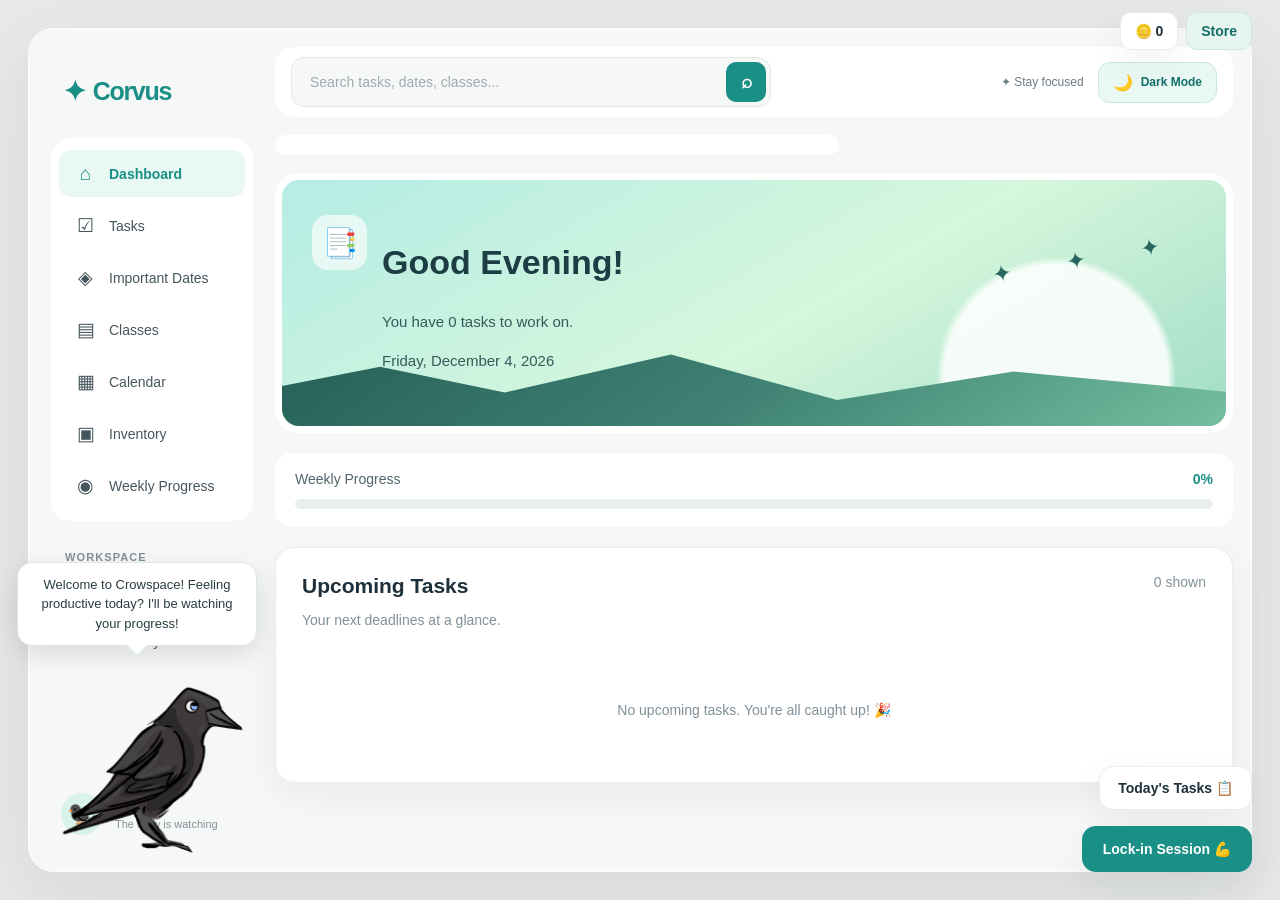
<file: Task Tracker/index.html>
<!DOCTYPE html>
<html lang="en">

<head>
  <!-- Character encoding -->
  <meta charset="UTF-8">

  <!-- Adjust website scaling for different screen sizes -->
  <meta name="viewport" content="width=device-width, initial-scale=1.0">

  <!-- Browser tab title -->
  <title>Crow's Task Tracker</title>

  <!-- Main stylesheet -->
  <link rel="stylesheet" href="style.css">
</head>

<body>

  <!-- TOKEN HUD -->

  <!-- Display the user's current coins and store button -->
  <div id="token-hud">
    <div id="token-display">
      🪙 <span id="token-count">0</span>
    </div>

    <!-- Open the Crow Store -->
    <button id="store-button" type="button">Store</button>
  </div>


  <!-- MAIN DASHBOARD -->

  <!-- Main application container -->
  <main class="app">

    <!-- SIDEBAR -->

    <!-- Sidebar containing navigation and workspace information -->
    <aside class="dashboard-sidebar" aria-label="Dashboard navigation">

      <!-- Website branding -->
      <div class="dashboard-brand">
        <span class="brand-mark">✦</span>
        <span>Corvus</span>
      </div>

      <!-- NAVIGATION LINKS -->

      <!-- Links for switching between dashboard pages -->
      <nav class="dashboard-nav">
        <a class="active" href="#dashboard-home">
          ◈ <span>Dashboard</span>
        </a>

        <a href="#tasks-panel">
          ☑ <span>My Tasks</span>
        </a>

        <a href="#weekly-report-panel">
          ◉ <span>Weekly Progress</span>
        </a>

        <a href="#calendar-panel">
          ▦ <span>Calendar</span>
        </a>

        <a href="#dates-panel">
          ◇ <span>Important Dates</span>
        </a>

        <a href="#classes-panel">
          ✿ <span>Classes</span>
        </a>
      </nav>

      <!-- WORKSPACE LINKS -->

      <!-- Workspace section heading -->
      <div class="sidebar-subtitle">WORKSPACE</div>

      <!-- Classes workspace -->
      <div class="workspace-link">
        <span class="workspace-dot pink"></span>
        Classes
      </div>

      <!-- Productivity workspace -->
      <div class="workspace-link">
        <span class="workspace-dot green"></span>
        Productivity
      </div>

      <!-- SIDEBAR PROFILE -->

      <!-- Profile section at the bottom of the sidebar -->
      <div class="sidebar-bottom">
        <span class="avatar">🐦‍⬛</span>

        <div>
          <strong>Corvus</strong>
          <small>The crow is watching</small>
        </div>
      </div>
    </aside>


    <!-- DASHBOARD CONTENT -->

    <!-- Container for the website's main sections -->
    <div class="dashboard-content">

      <!-- TOP BAR -->

      <!-- Search bar and theme controls -->
      <div class="dashboard-topbar">

        <!-- GLOBAL SEARCH -->

        <!-- Search form for tasks, dates, and classes -->
        <div class="dashboard-search">
          <form
            id="dashboard-search-form"
            class="topbar-search"
            role="search"
          >
            <!-- Search input -->
            <input
              id="dashboard-search-input"
              type="search"
              placeholder="Search tasks, dates, classes..."
              autocomplete="off"
              aria-label="Search Corvus"
              aria-controls="dashboard-search-results"
              aria-expanded="false"
            >

            <!-- Submit search button -->
            <button
              id="dashboard-search-button"
              type="submit"
              aria-label="Search"
            >
              ⌕
            </button>
          </form>

          <!-- Search suggestions inserted by JavaScript -->
          <div
            id="dashboard-search-results"
            class="dashboard-search-results"
            aria-live="polite"
            hidden
          ></div>
        </div>

        <!-- THEME CONTROLS -->

        <!-- Right side of the top bar -->
        <div class="topbar-right">

          <!-- Small motivational catchphrase -->
          <span>✦ Stay focused</span>

          <!-- Button for switching between light and dark mode -->
          <button
            id="theme-toggle"
            class="theme-toggle"
            type="button"
            aria-label="Switch to dark mode"
            aria-pressed="false"
            title="Toggle light and dark mode"
          >
            <!-- Theme icon updated by JavaScript -->
            <span id="theme-icon" aria-hidden="true">🌙</span>

            <!-- Theme label updated by JavaScript -->
            <span id="theme-label">Dark Mode</span>
          </button>
        </div>
      </div>


      <!-- GREETING CARD -->

      <!-- Main dashboard greeting and current date -->
      <section class="crow-section" id="dashboard-home">

        <!-- Greeting icon -->
        <div class="crow">📑</div>

        <!-- Greeting message -->
        <div class="crow-speech">

          <!-- Heading updated by JavaScript -->
          <h2 id="crow-name">Task Manager</h2>

          <!-- Motivational message -->
          <p id="crow-message">
            Time to get on that grind 🔥
          </p>

          <!-- Current date inserted by JavaScript -->
          <p id="date" class="dashboard-current-date"></p>
        </div>
      </section>


      <!-- WEEKLY PROGRESS BAR -->

      <!-- Small progress summary on the dashboard -->
      <section class="progress-section">

        <!-- Progress label and percentage -->
        <div class="progress-text">
          <span>Weekly Progress</span>
          <span id="progress-percent">0%</span>
        </div>

        <!-- Progress bar background -->
        <div class="progress-bar">

          <!-- Progress bar fill updated by JavaScript -->
          <div id="progress-fill"></div>
        </div>
      </section>


      <!-- ADD TASK -->

      <!-- Quick task entry section -->
      <section class="add-task">

        <!-- Input for creating a new task -->
        <input
          type="text"
          id="task-input"
          placeholder="What needs to be done?"
          autocomplete="off"
        >

        <!-- Open the task details modal -->
        <button id="add-task-button" type="button">
          Add Task
        </button>
      </section>


      <!-- TASK LIST -->

      <!-- Main section containing saved tasks -->
      <section class="task-section" id="tasks-panel">

        <!-- Task section title and counter -->
        <div class="section-heading">
          <h2>Tasks</h2>
          <span id="task-count">0 tasks</span>
        </div>

        <!-- Saved task cards inserted by JavaScript -->
        <ul id="task-list"></ul>

        <!-- Message shown when there are no tasks -->
        <p id="empty-task-message" class="empty-message">
          No tasks yet. Suspicious.
        </p>
      </section>


      <!-- WEEKLY PROGRESS REPORT -->

      <!-- Full weekly report, hidden until its page is opened -->
      <section
        class="weekly-report-page"
        id="weekly-report-panel"
        aria-labelledby="weekly-report-title"
        hidden
      >

        <!-- WEEKLY REPORT HEADER -->

        <!-- Navy banner containing the report title and week -->
        <header class="weekly-report-hero">

          <!-- Report heading and decorative icon -->
          <div class="weekly-report-hero-main">

            <!-- Report icon -->
            <span
              class="weekly-report-hero-icon"
              aria-hidden="true"
            >
              ▦
            </span>

            <!-- Report title and description -->
            <div>
              <h1 id="weekly-report-title">
                Weekly Progress Report
              </h1>

              <p>How are you doing this week?</p>
            </div>
          </div>

          <!-- Reporting week date range -->
          <div class="weekly-report-week">
            <span>Week of</span>
            <strong id="weekly-report-range">—</strong>
          </div>
        </header>


        <!-- WEEKLY REPORT GRID -->

        <!-- Two-column layout for report statistics -->
        <div class="weekly-report-grid">

          <!-- LEFT REPORT COLUMN -->

          <!-- Contains overall progress and category progress -->
          <div class="weekly-report-column">

            <!-- OVERALL PROGRESS -->

            <!-- Card showing total weekly completion -->
            <article class="weekly-report-card weekly-overall-card">

              <!-- Overall progress heading -->
              <h2>◎ &nbsp; Overall Progress</h2>

              <!-- Completion summary updated by JavaScript -->
              <p id="weekly-report-summary">
                You completed 0 out of 0 tasks this week.
              </p>

              <!-- Donut chart and completion legend -->
              <div class="weekly-overall-layout">

                <!-- Circular completion chart -->
                <div
                  class="weekly-donut"
                  id="weekly-report-donut"
                  role="img"
                  aria-label="0% completed"
                  style="--weekly-percent: 0"
                >
                  <!-- Percentage text inside the chart -->
                  <div class="weekly-donut-center">
                    <strong id="weekly-report-percent">0%</strong>
                    <span>complete</span>
                  </div>
                </div>

                <!-- COMPLETION LEGEND -->

                <!-- Completed and incomplete task counters -->
                <div class="weekly-status-legend">

                  <!-- Completed task count -->
                  <div>
                    <span class="weekly-legend-dot completed"></span>
                    <span>Completed</span>
                    <strong id="weekly-report-completed">0</strong>
                  </div>

                  <!-- Incomplete task count -->
                  <div>
                    <span class="weekly-legend-dot not-started"></span>
                    <span>Incomplete</span>
                    <strong id="weekly-report-not-started">0</strong>
                  </div>
                </div>
              </div>
            </article>


            <!-- CATEGORY PROGRESS -->

            <!-- Card showing completion progress by subject -->
            <article class="weekly-report-card weekly-categories-card">

              <!-- Category progress heading -->
              <h2>▥ &nbsp; Progress by Category</h2>

              <!-- Category progress description -->
              <p>How you did across different areas this week.</p>

              <!-- Category progress bars inserted by JavaScript -->
              <div
                id="weekly-report-categories"
                class="weekly-category-list"
              >
                <p class="weekly-report-empty">
                  Your category progress will go here
                </p>
              </div>
            </article>
          </div>


          <!-- RIGHT REPORT COLUMN -->

          <!-- Contains the weekly task table and insights -->
          <div>

            <!-- TASKS THIS WEEK -->

            <!-- Card displaying tasks relevant to the current week -->
            <article class="weekly-report-card weekly-tasks-card">

              <!-- Task table heading -->
              <h2>☷ &nbsp; Tasks This Week</h2>

              <!-- Scrollable table container -->
              <div class="weekly-table-wrap">

                <!-- Table containing task name, status, and notes -->
                <table class="weekly-tasks-table">

                  <!-- Table column headings -->
                  <thead>
                    <tr>
                      <th scope="col">Task</th>
                      <th scope="col">Status</th>
                      <th scope="col">Notes</th>
                    </tr>
                  </thead>

                  <!-- Task rows inserted by JavaScript -->
                  <tbody id="weekly-report-task-rows">

                    <!-- Default message before tasks are rendered -->
                    <tr>
                      <td colspan="3" class="weekly-report-empty">
                        No tasks to show yet.
                      </td>
                    </tr>
                  </tbody>
                </table>
              </div>
            </article>


            <!-- HIGHLIGHTS AND CHALLENGES -->

            <!-- Card showing generated weekly insights -->
            <article class="weekly-report-card weekly-highlights-card">

              <!-- Insights heading -->
              <h2>★ &nbsp; Highlights &amp; Challenges</h2>

              <!-- Two-column layout for achievements and challenges -->
              <div class="weekly-highlights-grid">

                <!-- Positive weekly highlights -->
                <div>
                  <h3>✓ &nbsp; What went well</h3>

                  <!-- Highlights inserted by JavaScript -->
                  <ul id="weekly-report-highlights"></ul>
                </div>

                <!-- Areas that need improvement -->
                <div>
                  <h3>! &nbsp; Challenges</h3>

                  <!-- Challenges inserted by JavaScript -->
                  <ul id="weekly-report-challenges"></ul>
                </div>
              </div>
            </article>
          </div>
        </div>


        <!-- NEXT WEEK'S GOALS -->

        <!-- Card showing upcoming tasks as next week's goals -->
        <article class="weekly-report-card weekly-goals-card">

          <!-- Goals heading and list -->
          <div>
            <h2>◎ &nbsp; Next Week's Goals</h2>

            <!-- Upcoming goals inserted by JavaScript -->
            <ol id="weekly-report-goals">
              <li>Set a goal for the coming week.</li>
            </ol>
          </div>
        </article>
      </section>


      <!-- IMPORTANT DATES -->

      <!-- Section for tracking exams, events, and deadlines -->
      <section class="important-dates-section" id="dates-panel">

        <!-- Important Dates heading and count -->
        <div class="section-heading">
          <div>
            <h2>Important Dates</h2>

            <p>
              Deadlines, exams, events, and reminders.
            </p>
          </div>

          <!-- Number of saved important dates -->
          <span id="important-date-count">0 dates</span>
        </div>

        <!-- IMPORTANT DATE INPUT -->

        <!-- Input and button for adding an important date -->
        <div class="important-date-input-row">

          <!-- Important date name input -->
          <input
            type="text"
            id="important-date-input"
            placeholder="Add an important date..."
            autocomplete="off"
          >

          <!-- Open Important Date details modal -->
          <button id="add-important-date-button" type="button">
            Add Date
          </button>
        </div>

        <!-- Message shown when there are no important dates -->
        <div
          id="empty-important-date-message"
          class="empty-important-date-message"
        >
          No important dates yet.
        </div>

        <!-- Saved important dates inserted by JavaScript -->
        <ul id="important-date-list"></ul>
      </section>


      <!-- CLASSES -->

      <!-- Section for adding and managing classes -->
      <section class="classes-section" id="classes-panel">

        <!-- Classes heading and description -->
        <div class="section-heading">
          <div>
            <h2>Classes</h2>

            <p>
              Add weekly or one-time classes to your calendar.
            </p>
          </div>
        </div>

        <!-- CLASS INPUT -->

        <!-- Input and button for adding a class -->
        <div class="class-input-row">

          <!-- Class name input -->
          <input
            type="text"
            id="class-input"
            placeholder="Add a class..."
            autocomplete="off"
          >

          <!-- Open Class details modal -->
          <button id="add-class-button" type="button">
            Add Class
          </button>
        </div>

        <!-- Saved class list is created by JavaScript -->
      </section>


      <!-- CALENDAR -->

      <!-- Calendar containing tasks, classes, and important dates -->
      <section class="calendar-section" id="calendar-panel">

        <!-- CALENDAR HEADER -->

        <!-- Month heading and navigation controls -->
        <div class="calendar-header">

          <!-- Move to the previous month -->
          <button
            id="previous-month"
            class="calendar-nav-button"
            type="button"
            aria-label="Previous month"
          >
            ←
          </button>

          <!-- Current month and year updated by JavaScript -->
          <h2 id="calendar-month">Month</h2>

          <!-- Move to the next month -->
          <button
            id="next-month"
            class="calendar-nav-button"
            type="button"
            aria-label="Next month"
          >
            →
          </button>
        </div>

        <!-- CALENDAR WEEKDAYS -->

        <!-- Days of the week displayed above the calendar -->
        <div class="calendar-weekdays">
          <span>Sun</span>
          <span>Mon</span>
          <span>Tue</span>
          <span>Wed</span>
          <span>Thu</span>
          <span>Fri</span>
          <span>Sat</span>
        </div>

        <!-- Calendar day cells inserted by JavaScript -->
        <div id="calendar-grid"></div>
      </section>
    </div>
  </main>


  <!-- TASK MODAL -->

  <!-- Dialog for creating and editing tasks -->
  <div
    id="task-modal"
    class="modal"
    role="dialog"
    aria-modal="true"
    aria-labelledby="task-modal-title"
    aria-hidden="true"
  >
    <!-- Task modal content -->
    <div class="modal-card task-modal-card">

      <!-- Close Task modal -->
      <button
        id="close-task-modal"
        class="modal-close"
        type="button"
        aria-label="Close"
      >
        ✕
      </button>

      <!-- Task modal title -->
      <h2 id="task-modal-title">Task Details</h2>

      <!-- Task modal description -->
      <p class="modal-subtitle">
        The crow requires more information.
      </p>

      <!-- TASK NAME -->

      <!-- Input for the task's name -->
      <div class="form-group">
        <label for="modal-task-name">Task</label>

        <input
          id="modal-task-name"
          type="text"
          autocomplete="off"
        >
      </div>

      <!-- TASK CATEGORY -->

      <!-- Input for the task's subject or category -->
      <div class="form-group">
        <label for="task-category">Subject / Category</label>

        <input
          id="task-category"
          type="text"
          placeholder="Math, Work, Personal..."
          autocomplete="off"
        >
      </div>

      <!-- TASK DUE DATE -->

      <!-- Date picker for selecting the task deadline -->
      <div class="form-group">
        <label for="task-due-date">Due Date</label>

        <input id="task-due-date" type="date">
      </div>

      <!-- TASK PRIORITY GUIDE -->

      <!-- Explain how task priority is automatically calculated -->
      <div class="priority-guide">
        <p>Priority is calculated automatically:</p>

        <!-- High priority deadline -->
        <div class="priority-guide-row">
          <span class="priority high">HIGH</span>
          <span>Due within 2 days</span>
        </div>

        <!-- Medium priority deadline -->
        <div class="priority-guide-row">
          <span class="priority medium">MEDIUM</span>
          <span>Due within 3–7 days</span>
        </div>

        <!-- Low priority deadline -->
        <div class="priority-guide-row">
          <span class="priority low">LOW</span>
          <span>Due in more than 7 days</span>
        </div>
      </div>

      <!-- Save the new or edited task -->
      <button
        id="confirm-task-button"
        class="primary-button full-button"
        type="button"
      >
        Add Task
      </button>
    </div>
  </div>


  <!-- IMPORTANT DATE MODAL -->

  <!-- Dialog for creating and editing important dates -->
  <div
    id="important-date-modal"
    class="modal"
    aria-hidden="true"
  >
    <!-- Important Date modal content -->
    <div class="modal-card task-modal-card">

      <!-- Close Important Date modal -->
      <button
        id="close-important-date-modal"
        class="modal-close"
        type="button"
        aria-label="Close"
      >
        ✕
      </button>

      <!-- Important Date modal title -->
      <h2>Important Date Details</h2>

      <!-- Modal description -->
      <p class="modal-subtitle">
        The crow requires more information.
      </p>

      <!-- IMPORTANT DATE NAME -->

      <!-- Input for the event or deadline name -->
      <div class="form-group">
        <label for="modal-important-date-name">
          Important Date
        </label>

        <input
          id="modal-important-date-name"
          type="text"
          autocomplete="off"
        >
      </div>

      <!-- IMPORTANT DATE CATEGORY -->

      <!-- Input for the event's subject or category -->
      <div class="form-group">
        <label for="important-date-category">
          Subject / Category
        </label>

        <input
          id="important-date-category"
          type="text"
          placeholder="Math, Work, Birthday..."
          autocomplete="off"
        >
      </div>

      <!-- IMPORTANT DATE TYPE -->

      <!-- Choose between School / Work and Personal -->
      <div class="form-group">
        <label>Important Date Type</label>

        <!-- Important Date radio button options -->
        <div class="important-date-type-options">

          <!-- School or Work type -->
          <label class="important-date-type-option">
            <input
              type="radio"
              name="important-date-type"
              value="school-work"
              checked
            >

            <span>
              <strong>School / Work</strong>
              <small>
                Exams, essays, projects, and deadlines
              </small>
            </span>
          </label>

          <!-- Personal type -->
          <label class="important-date-type-option">
            <input
              type="radio"
              name="important-date-type"
              value="personal"
            >

            <span>
              <strong>Personal</strong>
              <small>
                Birthdays, anniversaries, and personal events
              </small>
            </span>
          </label>
        </div>
      </div>

      <!-- IMPORTANT DATE CALENDAR DATE -->

      <!-- Date picker for the event or deadline -->
      <div class="form-group">
        <label for="important-date-date">Date</label>

        <input id="important-date-date" type="date">
      </div>

      <!-- Save the important date -->
      <button
        id="confirm-important-date-button"
        class="primary-button full-button"
        type="button"
      >
        Add Important Date
      </button>
    </div>
  </div>


  <!-- CLASS MODAL -->

  <!-- Dialog for creating and editing classes -->
  <div
    id="class-modal"
    class="modal"
    aria-hidden="true"
  >
    <!-- Class modal content -->
    <div class="modal-card task-modal-card">

      <!-- Close Class modal -->
      <button
        id="close-class-modal"
        class="modal-close"
        type="button"
        aria-label="Close"
      >
        ✕
      </button>

      <!-- Class modal title -->
      <h2>Class Details</h2>

      <!-- Class modal description -->
      <p class="modal-subtitle">
        Add this class to your calendar.
      </p>

      <!-- CLASS NAME -->

      <!-- Input for the class name -->
      <div class="form-group">
        <label for="modal-class-name">Class</label>

        <input
          id="modal-class-name"
          type="text"
          autocomplete="off"
        >
      </div>

      <!-- CLASS SCHEDULE TYPE -->

      <!-- Choose between recurring and one-time classes -->
      <div class="form-group">
        <label>Schedule</label>

        <!-- Class repeat options -->
        <div class="class-repeat-options">

          <!-- Weekly class option -->
          <label class="class-repeat-option">
            <input
              type="radio"
              name="class-repeat"
              value="weekly"
              checked
            >

            <span>
              <strong>Weekly</strong>
              <small>Repeat every week</small>
            </span>
          </label>

          <!-- One-time class option -->
          <label class="class-repeat-option">
            <input
              type="radio"
              name="class-repeat"
              value="once"
            >

            <span>
              <strong>One Time</strong>
              <small>Only show on one date</small>
            </span>
          </label>
        </div>
      </div>

      <!-- WEEKLY CLASS OPTIONS -->

      <!-- Weekday selector for recurring classes -->
      <div id="weekly-class-options" class="form-group">
        <label for="class-weekday">
          Day of the Week
        </label>

        <!-- Select the weekday the class repeats -->
        <select id="class-weekday">
          <option value="1">Monday</option>
          <option value="2">Tuesday</option>
          <option value="3">Wednesday</option>
          <option value="4">Thursday</option>
          <option value="5">Friday</option>
          <option value="6">Saturday</option>
          <option value="0">Sunday</option>
        </select>
      </div>

      <!-- ONE-TIME CLASS OPTIONS -->

      <!-- Date picker shown only for one-time classes -->
      <div
        id="one-time-class-options"
        class="form-group hidden"
      >
        <label for="class-date">Date</label>

        <input id="class-date" type="date">
      </div>

      <!-- Save the new or edited class -->
      <button
        id="confirm-class-button"
        class="primary-button full-button"
        type="button"
      >
        Add Class
      </button>
    </div>
  </div>


  <!-- FLOATING DAILY TASKS BUTTON -->

  <!-- Open or close the floating Today's Tasks panel -->
  <button
    id="daily-tasks-button"
    type="button"
    aria-label="Open today's tasks"
  >
    Today's Tasks 📋
  </button>


  <!-- FLOATING LOCK-IN BUTTON -->

  <!-- Open the focus session setup modal -->
  <button id="lockin-button" type="button">
    Lock-in Session 💪
  </button>


  <!-- LOCK-IN MODAL -->

  <!-- Dialog for selecting a focus duration -->
  <div
    id="lockin-modal"
    class="modal"
    aria-hidden="true"
  >
    <!-- Lock-in modal content -->
    <div class="modal-card lockin-modal-card">

      <!-- Close Lock-in modal -->
      <button
        id="close-lockin-modal"
        class="modal-close"
        type="button"
        aria-label="Close"
      >
        ✕
      </button>

      <!-- Lock-in modal heading -->
      <h2>Lock-in Session 💪</h2>

      <!-- Instructions updated during focus setup -->
      <p id="lockin-description" class="modal-subtitle">
        How long are we locking in?
      </p>

      <!-- PRESET DURATIONS -->

      <!-- Buttons for selecting a preset session length -->
      <div id="lockin-time-options">

        <!-- 25-minute focus session -->
        <button class="lockin-time" data-minutes="25" type="button">
          25 min
        </button>

        <!-- 45-minute focus session -->
        <button class="lockin-time" data-minutes="45" type="button">
          45 min
        </button>

        <!-- 60-minute focus session -->
        <button class="lockin-time" data-minutes="60" type="button">
          1 hour
        </button>

        <!-- 90-minute focus session -->
        <button class="lockin-time" data-minutes="90" type="button">
          90 min
        </button>

        <!-- Switch to custom duration input -->
        <button id="custom-time-button" type="button">
          Custom
        </button>
      </div>

      <!-- CUSTOM DURATION -->

      <!-- Hidden controls for entering a custom focus length -->
      <div
        id="custom-time-section"
        class="hidden custom-time-section"
      >
        <!-- Custom focus duration in minutes -->
        <input
          id="custom-time-input"
          type="number"
          min="1"
          max="720"
          placeholder="Minutes"
          aria-label="Custom duration in minutes"
        >

        <!-- Confirm the custom duration -->
        <button id="start-custom-time" type="button">
          Continue
        </button>
      </div>

      <!-- ROOM CLEAR CONFIRMATION -->

      <!-- Final confirmation before starting the focus session -->
      <div
        id="room-clear-section"
        class="lockin-step hidden"
      >
        <!-- Confirmation heading -->
        <h3>Ready to Lock In?</h3>

        <!-- Reminder to remove distractions -->
        <p class="room-clear-description">
          Have you removed all distracting devices
          from your room?
        </p>

        <!-- Start the focus session -->
        <button
          id="confirm-room-clear"
          type="button"
          class="primary-button full-button"
        >
          Yes, All Devices Are Removed
        </button>

        <!-- Honor system warning -->
        <p class="room-clear-warning">
          ⚠️ This is an honor system. If you choose
          to lie about having a distracting device
          in the room, that's on you. You're
          responsible for any distractions you
          allow during your Lock-in Session.
        </p>
      </div>
    </div>
  </div>


  <!-- ANIMATED CROW -->

  <!-- Floating crow character and speech bubble -->
  <div id="crow-container">

    <!-- Speech bubble controlled by JavaScript -->
    <div id="crow-popup-speech">
      Welcome.
    </div>

    <!-- CROW CHARACTER -->

    <!-- Container holding the seven image layers -->
    <div
      id="crow-character"
      aria-label="Animated crow"
      role="img"
    >
      <!-- CROW TAIL -->

      <!-- Tail layer behind the crow's body -->
      <img
        class="crow-part crow-tail"
        src="Tail.png"
        alt=""
      >

      <!-- CROW CLAW -->

      <!-- Claw layer behind the crow's body -->
      <img
        class="crow-part crow-claw"
        src="Claw.png"
        alt=""
      >

      <!-- CROW BODY -->

      <!-- Main body layer -->
      <img
        class="crow-part crow-body"
        src="Body.png"
        alt=""
      >

      <!-- CROW WING -->

      <!-- Wing layer used for breathing animation -->
      <img
        class="crow-part crow-wing"
        src="Wing.png"
        alt=""
      >

      <!-- CROW BEAK -->

      <!-- Beak layer on the crow's face -->
      <img
        class="crow-part crow-beak"
        src="Beak.png"
        alt=""
      >

      <!-- CROW EYE -->

      <!-- Eye layer on the crow's face -->
      <img
        class="crow-part crow-eye"
        src="Eye.png"
        alt=""
      >

      <!-- CROW PUPIL -->

      <!-- Pupil layer that follows the mouse -->
      <img
        class="crow-part crow-pupil"
        src="Pupil.png"
        alt=""
      >
    </div>
  </div>


  <!-- STORE MODAL -->

  <!-- Dialog for viewing and purchasing collectibles -->
  <div
    id="store-modal"
    class="modal"
    aria-hidden="true"
  >
    <!-- Store modal content -->
    <div class="modal-card store-modal-card">

      <!-- Close Crow Store modal -->
      <button
        id="close-store-modal"
        class="modal-close"
        type="button"
        aria-label="Close"
      >
        ✕
      </button>

      <!-- Store heading -->
      <h2>Crow Store 🐦‍⬛</h2>

      <!-- Store description -->
      <p class="modal-subtitle">
        Spend your tokens on accessories for the crow.
      </p>

      <!-- STORE TOKEN BALANCE -->

      <!-- Display the user's available coins -->
      <div class="store-token-balance">
        🪙 <span id="store-token-count">0</span> tokens
      </div>

      <!-- COLLECTIBLES STORE -->

      <!-- Section containing purchasable items -->
      <section class="collectibles-store-section">

        <!-- Collectibles heading -->
        <h3>Crow's Treasure Shop</h3>

        <!-- Collectibles description -->
        <p>
          Spend your hard-earned coins on collectibles!
        </p>

        <!-- Store items inserted by JavaScript -->
        <div
          id="collectibles-store-grid"
          class="collectibles-grid"
        ></div>
      </section>
    </div>
  </div>


  <!-- JAVASCRIPT -->

  <!-- Load the main Crowspace application logic -->
  <script src="script.js"></script>

</body>
</html>
</file>
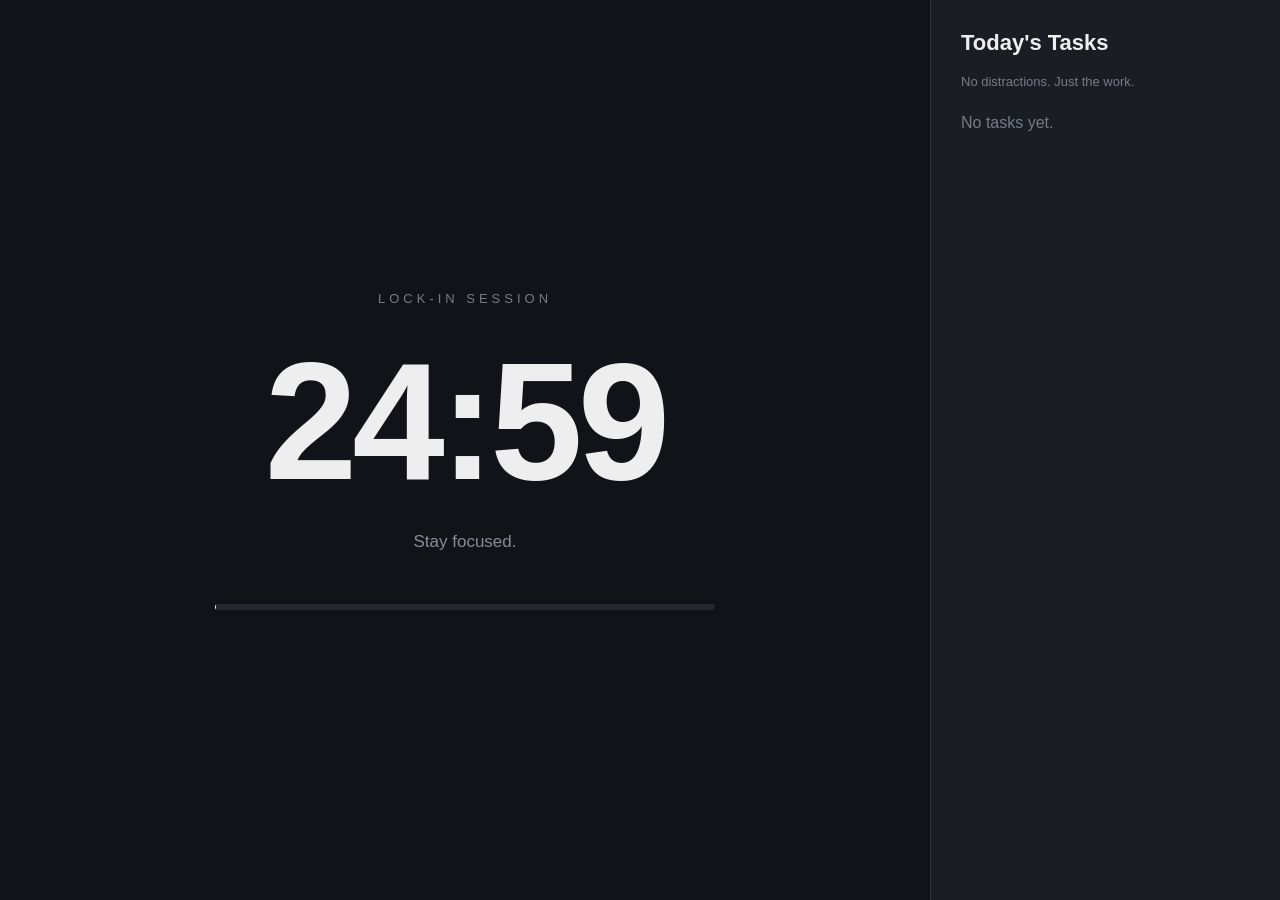
<file: Task Tracker/lockin.html>
<!DOCTYPE html>
<html lang="en">

<head>
    <!-- Character encoding -->
    <meta charset="UTF-8">

    <!-- Adjust page scaling for different screen sizes -->
    <meta name="viewport" content="width=device-width, initial-scale=1.0">

    <!-- Browser tab title -->
    <title>Lock-in Session</title>

    <style>
        /* GENERAL PAGE STYLING */

        /* Apply border-box sizing to all elements */
        * {
            box-sizing: border-box;
        }

        /* Main webpage background and text */
        body {
            margin: 0;
            min-height: 100vh;
            font-family: Arial, sans-serif;
            background: #111318;
            color: #eeeeee;
            overflow: hidden;
        }

        /* MAIN LAYOUT */

        /* Divide the page into a timer and task sidebar */
        .lockin-app {
            display: grid;
            grid-template-columns: 1fr 350px;
            height: 100vh;
        }

        /* TIMER AREA */

        /* Center the timer and its related information */
        .timer-area {
            display: flex;
            flex-direction: column;
            align-items: center;
            justify-content: center;
            position: relative;
        }

        /* Small label above the timer */
        .lockin-label {
            color: #777b87;
            text-transform: uppercase;
            letter-spacing: 4px;
            font-size: 13px;
            margin-bottom: 20px;
        }

        /* Large countdown timer */
        #timer {
            font-size: clamp(80px, 13vw, 180px);
            font-weight: bold;
            letter-spacing: -5px;
            margin: 0;
        }

        /* Motivational message below the timer */
        #timer-message {
            margin-top: 15px;
            color: #888c99;
            font-size: 17px;
        }

        /* SESSION PROGRESS BAR */

        /* Background track showing session progress */
        .session-progress {
            width: min(500px, 70%);
            height: 6px;
            background: #242730;
            border-radius: 20px;
            overflow: hidden;
            margin-top: 35px;
        }

        /* Progress bar fill updated by JavaScript */
        #session-progress-fill {
            height: 100%;
            width: 0%;
            background: #eeeeee;
            transition: width 1s linear;
        }

        /* TASK SIDEBAR */

        /* Sidebar containing saved tasks */
        .task-sidebar {
            height: 100vh;
            background: #1b1d24;
            border-left: 1px solid #30333d;
            padding: 30px;
            overflow-y: auto;
        }

        /* Task sidebar heading */
        .task-sidebar h2 {
            margin-top: 0;
            font-size: 22px;
        }

        /* Description beneath the heading */
        .task-sidebar-subtitle {
            color: #777b87;
            font-size: 13px;
            margin-bottom: 25px;
        }

        /* Remove default task list styling */
        #focus-task-list {
            list-style: none;
            margin: 0;
            padding: 0;
        }

        /* Individual task cards */
        .focus-task {
            display: flex;
            align-items: flex-start;
            gap: 12px;
            padding: 14px;
            margin-bottom: 10px;
            background: #242730;
            border: 1px solid #30333d;
            border-radius: 10px;
        }

        /* Task completion checkbox */
        .focus-task input {
            width: 20px;
            height: 20px;
            margin-top: 1px;
            cursor: pointer;
        }

        /* Task name text */
        .focus-task-text {
            flex: 1;
            line-height: 1.4;
        }

        /* Completed task text */
        .focus-task.completed .focus-task-text {
            text-decoration: line-through;
            color: #666a75;
        }

        /* Task priority label */
        .focus-priority {
            font-size: 9px;
            text-transform: uppercase;
            color: #888c99;
        }

        /* FINISHED SESSION SCREEN */

        /* Hidden overlay displayed when timer finishes */
        #finished-overlay {
            position: fixed;
            inset: 0;
            background: rgba(17, 19, 24, 0.97);
            display: none;
            align-items: center;
            justify-content: center;
            text-align: center;
            z-index: 100;
        }

        /* Show the finished session overlay */
        #finished-overlay.show {
            display: flex;
        }

        /* Finished session heading */
        .finished-content h1 {
            font-size: 50px;
            margin-bottom: 10px;
        }

        /* Finished session description */
        .finished-content p {
            color: #888c99;
            font-size: 18px;
        }

        /* Finish Session button */
        .finished-content button {
            margin-top: 25px;
            padding: 14px 25px;
            border: none;
            border-radius: 10px;
            background: #eeeeee;
            color: #111318;
            font-weight: bold;
            cursor: pointer;
        }

        /* RESPONSIVE LAYOUT */

        /* Stack timer and sidebar on smaller screens */
        @media (max-width: 800px) {
            /* Allow scrolling */
            body {
                overflow: auto;
            }

            /* Single-column layout */
            .lockin-app {
                grid-template-columns: 1fr;
                height: auto;
                min-height: 100vh;
            }

            /* Timer area height */
            .timer-area {
                min-height: 60vh;
            }

            /* Move task sidebar below timer */
            .task-sidebar {
                height: auto;
                min-height: 40vh;
                border-left: none;
                border-top: 1px solid #30333d;
            }
        }
    </style>
</head>

<body>
    <!-- MAIN LOCK-IN INTERFACE -->

    <!-- Container for timer and task sidebar -->
    <main class="lockin-app">

        <!-- TIMER DISPLAY -->
        <section class="timer-area">
            <!-- Focus session label -->
            <div class="lockin-label">Lock-in Session</div>

            <!-- Countdown updated by JavaScript -->
            <div id="timer">00:00</div>

            <!-- Motivational message -->
            <p id="timer-message">Stay focused.</p>

            <!-- Session progress bar -->
            <div class="session-progress">
                <!-- Filled portion updated by JavaScript -->
                <div id="session-progress-fill"></div>
            </div>
        </section>

        <!-- TASK SIDEBAR -->
        <aside class="task-sidebar">
            <!-- Sidebar heading -->
            <h2>Today's Tasks</h2>

            <!-- Sidebar description -->
            <p class="task-sidebar-subtitle">
                No distractions. Just the work.
            </p>

            <!-- Saved tasks are inserted here -->
            <ul id="focus-task-list"></ul>
        </aside>
    </main>

    <!-- FINISHED SESSION OVERLAY -->
    <div id="finished-overlay">
        <div class="finished-content">
            <!-- Completion heading -->
            <h1>Session Complete. 💪</h1>

            <!-- Completion description -->
            <p>The crow acknowledges your effort.</p>

            <!-- Button for closing the session window -->
            <button id="close-session" type="button">
                Finish Session
            </button>
        </div>
    </div>

    <script>
        // SESSION DATA

        //Read the selected duration from localStorage
        //Use 25 minutes if no valid duration is saved
        const durationMinutes =
            Number(localStorage.getItem("lockinDuration")) || 25;

        //Convert the duration to seconds
        const totalSeconds = durationMinutes * 60;

        //Store the current remaining time
        let remainingSeconds = totalSeconds;

        // HTML ELEMENT REFERENCES

        //Find the countdown timer
        const timerDisplay = document.getElementById("timer");

        //Find the progress bar fill
        const progressFill = document.getElementById("session-progress-fill");

        //Find the sidebar task list
        const focusTaskList = document.getElementById("focus-task-list");

        //Find the finished session overlay
        const finishedOverlay = document.getElementById("finished-overlay");

        //Find the button that closes the session
        const closeSession = document.getElementById("close-session");

        // LOAD SAVED TASKS

        //Create an empty task array
        let tasks = [];

        //Try to load previously saved tasks
        try {
            //Convert saved JSON text into JavaScript data
            const savedTasks = JSON.parse(localStorage.getItem("crowTasks"));

            //Only use the saved data if it is an array
            if (Array.isArray(savedTasks)) {
                tasks = savedTasks;
            }
        } catch (error) {
            //Use an empty array if the saved data is invalid
            tasks = [];
        }

        // SAVE TASKS

        //Function for saving changes to the task list
        function saveTasks() {
            //Convert tasks to JSON and save them
            localStorage.setItem("crowTasks", JSON.stringify(tasks));
        }

        // RENDER TASKS

        //Function for displaying saved tasks in the sidebar
        function renderTasks() {
            //Clear the previous task list
            focusTaskList.innerHTML = "";

            //Show a message if there are no tasks
            if (tasks.length === 0) {
                //Create the empty-state message
                const message = document.createElement("p");

                //Set its text and color
                message.textContent = "No tasks yet.";
                message.style.color = "#777b87";

                //Display the message
                focusTaskList.appendChild(message);
                return;
            }

            //Create a card for every saved task
            tasks.forEach(function (task) {
                //Create a list item for the task
                const li = document.createElement("li");
                li.className = "focus-task";

                //Apply completed styling when appropriate
                if (task.completed) {
                    li.classList.add("completed");
                }

                // TASK CHECKBOX

                //Create the task completion checkbox
                const checkbox = document.createElement("input");
                checkbox.type = "checkbox";
                checkbox.checked = task.completed;

                //Listen for changes to the checkbox
                checkbox.addEventListener("change", function () {
                    //Update the task's completed state
                    task.completed = checkbox.checked;

                    //Save changes and refresh the list
                    saveTasks();
                    renderTasks();
                });

                // TASK INFORMATION

                //Create a container for task name and priority
                const textArea = document.createElement("div");
                textArea.style.flex = "1";

                //Create the task name element
                const text = document.createElement("div");
                text.className = "focus-task-text";
                text.textContent = task.text;

                //Create the task priority label
                const priority = document.createElement("div");
                priority.className = "focus-priority";

                //Display the priority or use medium by default
                priority.textContent = task.priority || "medium";

                // ASSEMBLE TASK CARD

                //Add task name and priority to the text container
                textArea.appendChild(text);
                textArea.appendChild(priority);

                //Add checkbox and text container to the task
                li.appendChild(checkbox);
                li.appendChild(textArea);

                //Display the task in the sidebar
                focusTaskList.appendChild(li);
            });
        }

        // FORMAT TIME

        //Convert seconds into MM:SS format
        function formatTime(seconds) {
            //Calculate full minutes
            const minutes = Math.floor(seconds / 60);

            //Calculate the remaining seconds
            const secs = seconds % 60;

            //Add leading zeroes and combine values
            return (
                String(minutes).padStart(2, "0") +
                ":" +
                String(secs).padStart(2, "0")
            );
        }

        // UPDATE TIMER

        //Refresh the countdown and session progress bar
        function updateTimer() {
            //Display the formatted remaining time
            timerDisplay.textContent = formatTime(remainingSeconds);

            //Calculate elapsed time
            const completed = totalSeconds - remainingSeconds;

            //Convert elapsed time into a percentage
            const progress = (completed / totalSeconds) * 100;

            //Update the filled width of the progress bar
            progressFill.style.width = progress + "%";
        }

        // COUNTDOWN TIMER

        //Run the countdown once every second
        const sessionTimer = setInterval(function () {
            //Subtract one second
            remainingSeconds--;

            //Update countdown and progress
            updateTimer();

            //Check whether time has run out
            if (remainingSeconds <= 0) {
                //Stop the timer
                clearInterval(sessionTimer);

                //Set the remaining time to zero
                remainingSeconds = 0;

                //Update the final display
                updateTimer();

                //Show the completed session screen
                finishedOverlay.classList.add("show");
            }
        }, 1000);

        // CLOSE SESSION

        //Close the focus window when the button is clicked
        closeSession.addEventListener("click", function () {
            window.close();
        });

        // INITIALIZE SESSION

        //Display saved tasks
        renderTasks();

        //Display the initial countdown
        updateTimer();
    </script>
</body>
</html>
</file>
<file: Task Tracker/style.css>
/* SECTION 1 — LIGHT MODE STYLING */


/* MAIN COLOR VARIABLES */
:root {
  --page-bg: #e7e8e8;
  --app-bg: #f6f7f7;
  --white: #ffffff;
  --text: #1d303b;
  --muted: #819099;
  --border: #e8eded;

  --teal: #198f86;
  --teal-dark: #146f69;
  --mint: #d0f1e3;
  --mint-light: #e5f8ee;

  --pink: #ff6af5;
  --pink-dark: #60245e;
  --pink-light: #fff0fc;

  --card-bg: #ffffff;
  --input-bg: #fafbfb;
  --task-bg: #fafbfb;

  --shadow: 0 12px 35px rgba(34, 52, 58, 0.06);
  --radius: 20px;
}


/* GENERAL PAGE STYLING */

/* Apply border-box sizing to all elements */
* {
  box-sizing: border-box;
}

/* Smooth scrolling */
html {
  scroll-behavior: smooth;
}

/* Main webpage */
body {
  margin: 0;
  min-height: 100vh;
  padding: 28px;

  background: var(--page-bg);
  color: var(--text);

  font-family: "Inter", "Segoe UI", Arial, sans-serif;
  font-size: 14px;
}

/* Use the same font in buttons and form inputs */
button,
input,
select {
  font: inherit;
}

/* Buttons */
button {
  border: none;
  border-radius: 11px;
  padding: 12px 18px;

  background: var(--teal);
  color: white;

  font-weight: 600;
  cursor: pointer;

  transition:
    transform 0.18s ease,
    background 0.18s ease,
    box-shadow 0.18s ease,
    opacity 0.18s ease;
}

/* Button when hovering */
button:hover {
  transform: translateY(-2px);
  opacity: 0.94;
}

/* Button when clicked */
button:active {
  transform: translateY(0);
}

/* Disabled buttons */
button:disabled {
  opacity: 0.5;
  cursor: not-allowed;
}

/* Input and dropdown outlines */
input,
select {
  outline: none;
}

/* Input placeholder text */
input::placeholder {
  color: #a0aab0;
}

/* Links */
a {
  color: inherit;
  text-decoration: none;
}

/* Hide elements */
.hidden {
  display: none !important;
}

/* Keyboard focus outline */
:focus-visible {
  outline: 3px solid rgba(25, 143, 134, 0.32);
  outline-offset: 3px;
}


/* MAIN DASHBOARD LAYOUT */

/* Main application container */
.app {
  display: grid;
  grid-template-columns: 210px minmax(0, 1fr);

  width: 100%;
  max-width: 1440px;
  min-height: calc(100vh - 56px);

  margin: 0 auto;
  padding: 18px;
  gap: 18px;

  background: var(--app-bg);

  border: 1px solid rgba(255, 255, 255, 0.8);
  border-radius: 26px;

  box-shadow: 0 25px 70px rgba(35, 47, 53, 0.08);
}

/* Dashboard content area */
.dashboard-content {
  display: grid;
  grid-template-columns: minmax(0, 1.5fr) minmax(290px, 1fr);

  align-content: start;
  align-items: start;

  min-width: 0;
  width: 100%;
  gap: 18px;
}

/* Hide dashboard pages by default */
.dashboard-content > .dashboard-page {
  display: none !important;
  grid-column: 1 / -1;

  width: 100%;
  min-width: 0;

  animation: crowPageEnter 0.2s ease;
}

/* Show selected dashboard page */
.dashboard-content > .dashboard-page.active {
  display: block !important;
}

/* Main Dashboard page layout */
#crow-page-dashboard.active {
  display: flex !important;
  flex-direction: column;
  gap: 22px;
}

/* Make dashboard sections fill their page */
.dashboard-page > .task-section,
.dashboard-page > .important-dates-section,
.dashboard-page > .classes-section,
.dashboard-page > .calendar-section {
  grid-column: 1 / -1;

  width: 100%;
  max-width: none;
}

/* Dashboard page entrance animation */
@keyframes crowPageEnter {
  from {
    opacity: 0;
    transform: translateY(6px);
  }

  to {
    opacity: 1;
    transform: translateY(0);
  }
}


/* SIDEBAR BRAND AND NAVIGATION */

/* Sidebar container */
.dashboard-sidebar {
  display: flex;
  flex-direction: column;

  min-width: 0;
  padding: 16px 4px 10px;
}

/* Crowspace brand name */
.dashboard-brand {
  display: flex;
  align-items: center;
  gap: 8px;

  padding: 12px 12px 30px;

  font-size: 25px;
  font-weight: 800;
  letter-spacing: -1.3px;
  white-space: nowrap;
}

/* Brand name highlight and icon */
.dashboard-brand > span:last-child,
.brand-mark {
  color: var(--teal);
}

/* Brand icon size */
.brand-mark {
  font-size: 28px;
}

/* Sidebar navigation container */
.dashboard-nav {
  display: flex;
  flex-direction: column;
  gap: 5px;

  padding: 12px 8px;

  background: var(--card-bg);
  border-radius: 20px;
}

/* Sidebar navigation links */
.dashboard-nav a {
  display: flex;
  align-items: center;
  gap: 12px;

  width: 100%;
  min-height: 46px;
  padding: 12px 15px;

  background: transparent;
  color: #46565e;

  border-radius: 12px;

  font-size: 14px;
  font-weight: 500;

  transition:
    background 0.2s ease,
    color 0.2s ease,
    transform 0.2s ease;
}

/* Sidebar navigation links when hovering */
.dashboard-nav a:hover {
  background: #f0f7f4;
  color: var(--teal);
  transform: translateX(2px);
}

/* Currently selected sidebar page */
.dashboard-nav a.active,
.dashboard-nav a[aria-current="page"] {
  background: #eaf8f3;
  color: var(--teal);
  font-weight: 700;
}

/* Sidebar navigation icons */
.dashboard-nav .nav-icon {
  display: inline-flex;
  align-items: center;
  justify-content: center;
  flex-shrink: 0;

  width: 23px;
  height: 23px;

  font-size: 19px;
}

/* Sidebar navigation text */
.dashboard-nav a span:last-child {
  flex: 1;
  min-width: 0;
}

/* Sidebar subtitle */
.sidebar-subtitle {
  margin: 30px 14px 15px;

  color: #839097;

  font-size: 11px;
  font-weight: 800;
  letter-spacing: 1.1px;
}

/* Workspace links */
.workspace-link {
  display: flex;
  align-items: center;
  gap: 12px;

  padding: 13px 15px;

  color: #4d5b63;
}

/* Workspace status dots */
.workspace-dot {
  display: inline-block;

  width: 10px;
  height: 10px;
  border-radius: 50%;
}

/* Pink workspace dot */
.workspace-dot.pink {
  background: var(--pink);
}

/* Green workspace dot */
.workspace-dot.green {
  background: #91ce9d;
}

/* Bottom section of sidebar */
.sidebar-bottom {
  display: flex;
  align-items: center;
  gap: 12px;

  margin-top: auto;
  padding: 18px 10px 8px;
}

/* User avatar */
.sidebar-bottom .avatar {
  display: flex;
  align-items: center;
  justify-content: center;

  width: 42px;
  height: 42px;

  background: #d9f3e8;
  border-radius: 50%;

  font-size: 24px;
}

/* User name and secondary information */
.sidebar-bottom strong,
.sidebar-bottom small {
  display: block;
}

/* Secondary user information */
.sidebar-bottom small {
  margin-top: 4px;
  color: var(--muted);
  font-size: 11px;
}


/* TOP BAR AND GLOBAL SEARCH */

/* Dashboard top bar */
.dashboard-topbar {
  grid-column: 1 / -1;

  display: flex;
  align-items: center;
  justify-content: space-between;
  gap: 15px;

  min-height: 66px;
  padding: 10px 16px;

  background: var(--card-bg);
  border-radius: 20px;
}

/* Right side of top bar */
.topbar-right {
  display: flex;
  align-items: center;
  gap: 14px;

  color: #6c7c83;
  font-size: 12px;
  white-space: nowrap;
}

/* Search container */
.dashboard-search {
  position: relative;
  z-index: 3500;

  flex: 1 1 420px;
  width: 100%;
  max-width: 480px;
  min-width: 220px;
}

/* Search field background */
.dashboard-search .topbar-search {
  display: flex;
  align-items: center;

  width: 100%;
  min-height: 48px;
  padding: 4px;

  background: #f6f8f8;
  border: 1px solid #e1e8e8;
  border-radius: 13px;
}

/* Search text input */
#dashboard-search-input {
  flex: 1;
  width: 100%;
  min-width: 0;
  padding: 10px 14px;

  background: transparent;
  color: var(--text);

  border: none;
  outline: none;
}

/* Search button */
#dashboard-search-button {
  display: grid;
  place-items: center;
  flex: 0 0 40px;

  width: 40px;
  height: 40px;
  padding: 0;

  background: var(--teal);
  color: white;

  border-radius: 10px;
  font-size: 19px;
}

/* Search field when focused */
.dashboard-search .topbar-search:focus-within {
  border-color: var(--teal);
  box-shadow: 0 0 0 3px rgba(25, 143, 134, 0.12);
}


/* SEARCH RESULTS AND SUGGESTIONS */

/* Search autocomplete dropdown */
.dashboard-search-results {
  position: absolute;
  top: calc(100% + 8px);
  left: 0;
  right: 0;
  z-index: 3501;

  max-height: 400px;
  overflow-y: auto;
  padding: 8px;

  background: var(--card-bg);
  border: 1px solid #dce5e5;
  border-radius: 14px;

  box-shadow: 0 18px 45px rgba(0, 0, 0, 0.18);
}

/* Hide search dropdown when closed */
.dashboard-search-results[hidden] {
  display: none !important;
}

/* Search results heading */
.dashboard-search-heading {
  padding: 7px 9px 12px;
  color: #72848b;
  font-size: 11px;
  font-weight: 700;
}

/* Individual search result */

.dashboard-search-result {
  display: flex;
  align-items: center;
  justify-content: space-between;
  gap: 12px;

  padding: 12px;
  border-radius: 10px;
}

/* Search result when hovering */
.dashboard-search-result:hover {
  background: #eaf8f3;
}

/* Search result main content */
.dashboard-search-result-main {
  display: flex;
  align-items: center;
  gap: 12px;
  min-width: 0;
}

/* Search result text layout */
.dashboard-search-result-info {
  display: flex;
  flex-direction: column;
  gap: 4px;
  min-width: 0;
}

/* Prevent long search result text from overflowing */
.dashboard-search-result-info strong,
.dashboard-search-result-info small {
  overflow-wrap: anywhere;
}

/* Search result title */
.dashboard-search-result strong {
  font-size: 13px;
}

/* Search result description */
.dashboard-search-result small {
  color: #72848b;
  font-size: 11px;
}

/* Search task completion checkbox */
.dashboard-search-checkbox {
  width: 18px;
  height: 18px;
  accent-color: var(--teal);
  cursor: pointer;
}

/* Completed task names in search */
.dashboard-search-result.search-task-completed
.dashboard-search-result-info strong {
  text-decoration: line-through;
  opacity: 0.65;
}

/* Search result icons */
.dashboard-search-result-icon {
  display: grid;
  place-items: center;
  flex-shrink: 0;

  width: 32px;
  height: 32px;

  background: #e5f4ef;
  border-radius: 9px;
  font-size: 17px;
}

/* Important date search icon */
.search-type-date .dashboard-search-result-icon {
  background: #eaf0fb;
}

/* Class search icon */
.search-type-class .dashboard-search-result-icon {
  background: #fce0f8;
}

/* Search result View button */
.dashboard-search-open {
  flex-shrink: 0;
  padding: 8px 11px;

  background: #e0f2eb;
  color: #146f69;

  font-size: 11px;
  border-radius: 8px;
}

/* View button when hovering */
.dashboard-search-open:hover {
  background: #ccebe0;
  transform: none;
}

/* Empty search results message */
.dashboard-search-empty {
  padding: 18px 12px;
  color: var(--muted);
  text-align: center;
}


/* LIGHT AND DARK MODE TOGGLE */

/* Theme switching button */
.theme-toggle {
  display: inline-flex;
  align-items: center;
  justify-content: center;
  gap: 8px;

  padding: 10px 14px;

  background: #eaf8f3;
  color: #146f69;

  border: 1px solid #cce8de;
  border-radius: 12px;

  font-size: 12px;
  font-weight: 700;
}

/* Theme switching button when hovering */
.theme-toggle:hover {
  background: #d9f2e9;
}

/* Moon and sun icons */
#theme-icon {
  font-size: 16px;
}


/* DASHBOARD GREETING CARD */

/* Greeting card background and layout */
.crow-section {
  position: relative;

  display: flex;
  align-items: flex-start;
  gap: 15px;

  min-height: 260px;
  padding: 35px 30px;

  background:
    radial-gradient(
      circle at 82% 80%,
      rgba(255, 255, 255, 0.85) 0 14%,
      transparent 15%
    ),
    linear-gradient(
      150deg,
      #b5ece5,
      #d5f7dc 55%,
      #a2dcc7
    );

  border: 7px solid white;
  border-radius: 24px;

  overflow: hidden;
}

/* Decorative landscape at bottom of greeting card */
.crow-section::before {
  content: "";

  position: absolute;
  left: -5%;
  right: -5%;
  bottom: -12px;

  height: 95px;

  background: linear-gradient(
    145deg,
    #245c55,
    #3f8274,
    #7bc7a4
  );

  clip-path: polygon(
    0 55%,
    14% 25%,
    26% 52%,
    42% 12%,
    58% 60%,
    75% 30%,
    100% 56%,
    100% 100%,
    0 100%
  );
}

/* Decorative stars in greeting card */
.crow-section::after {
  content: "✦ ✦ ✦";

  position: absolute;
  right: 40px;
  top: 65px;

  color: #28665f;
  font-size: 23px;
  letter-spacing: 25px;

  transform: rotate(-10deg);
}

/* Greeting crow icon */
.crow {
  display: flex;
  align-items: center;
  justify-content: center;
  flex-shrink: 0;

  width: 55px;
  height: 55px;

  background: rgba(255, 255, 255, 0.65);
  border-radius: 16px;
  font-size: 29px;
}

/* Greeting message container */
.crow-speech {
  position: relative;
  z-index: 1;
}

/* Greeting title */
.crow-speech h2 {
  color: #1b3d43;
  font-size: clamp(24px, 3vw, 34px);
}

/* Greeting description */
.crow-speech p {
  color: #355b5b;
  font-size: 15px;
  line-height: 1.6;
}


/* FLOATING ANIMATED CROW */

/* Floating crow container */
#crow-container {
  position: fixed;
  left: 12px;
  bottom: 12px;
  z-index: 2000;

  display: flex;
  flex-direction: column;
  align-items: center;

  width: 250px;
  pointer-events: none;
}

/* Crow character canvas */
#crow-character {
  position: relative;

  width: 250px;
  height: 250px;

  transform-origin: 65% 90%;
  pointer-events: none;
}

/* Individual crow image layers */
#crow-character .crow-part {
  position: absolute;
  inset: 0;

  width: 100%;
  height: 100%;

  object-fit: contain;
  pointer-events: none;
  user-select: none;
  -webkit-user-drag: none;
}

/* Crow tail layer and animation */
#crow-character .crow-tail {
  z-index: 1;
  transform-origin: 65% 70%;
  animation: crowTailBreathe 3.4s ease-in-out infinite;
}

/* Crow claw layer */
#crow-character .crow-claw {
  z-index: 2;
}

/* Crow body layer and breathing animation */
#crow-character .crow-body {
  z-index: 3;
  transform-origin: 68% 72%;
  animation: crowBreathe 3.4s ease-in-out infinite;
}

/* Crow wing layer and breathing animation */
#crow-character .crow-wing {
  z-index: 4;
  transform-origin: 68% 42%;
  animation: crowWingBreathe 3.4s ease-in-out infinite;
}

/* Crow beak layer */
#crow-character .crow-beak {
  z-index: 5;
}

/* Crow eye layer */
#crow-character .crow-eye {
  z-index: 6;
}

/* Crow pupil and mouse tracking */
#crow-character .crow-pupil {
  z-index: 7;

  --pupil-x: 0px;
  --pupil-y: 0px;

  transform: translate(
    var(--pupil-x),
    var(--pupil-y)
  );

  transition: transform 0.12s ease-out;
}

/* Crow head breathing animation */
#crow-character .crow-beak,
#crow-character .crow-eye {
  animation: crowHeadBreathe 3.4s ease-in-out infinite;
}

/* Crow bouncing when celebrating */
#crow-character.crow-bounce {
  animation: crowIllustratedBounce 0.7s ease;
}


/* CROW COMPLETION VIDEO */

/* Video overlay shown after task completion */
#crow-character .crow-completion-video {
  position: absolute;
  inset: 0;
  z-index: 20;

  width: 100%;
  height: 100%;

  display: none;
  object-fit: contain;

  transform: translate(15px, -25px);
  pointer-events: none;
}

/* Hide crow image layers during celebration */
#crow-character.crow-celebrating .crow-part {
  visibility: hidden;
}

/* Display completion animation video */
#crow-character.crow-celebrating .crow-completion-video {
  display: block;
}

/* Disable other crow animations during celebration */
#crow-character.crow-celebrating {
  animation: none !important;
  transform: none;
}


/* CROW SPEECH BUBBLE */

/* Hidden crow speech bubble */
#crow-popup-speech {
  position: relative;
  z-index: 10;

  max-width: 240px;
  min-width: 120px;

  padding: 12px 16px;
  margin-bottom: -8px;

  background: white;
  color: #293c43;

  border: 1px solid #dce7e4;
  border-radius: 15px;

  box-shadow: 0 8px 24px rgba(0, 0, 0, 0.12);

  font-size: 13px;
  line-height: 1.5;
  text-align: center;
  overflow-wrap: anywhere;

  opacity: 0;
  visibility: hidden;
  transform: translateY(10px);
  pointer-events: none;

  transition:
    opacity 0.3s ease,
    transform 0.3s ease,
    visibility 0.3s ease;
}

/* Visible crow speech bubble */
#crow-popup-speech.show {
  opacity: 1;
  visibility: visible;
  transform: translateY(0);
}

/* Speech bubble arrow */

#crow-popup-speech::after {
  content: "";

  position: absolute;
  bottom: -8px;
  left: 50%;

  width: 14px;
  height: 14px;

  background: inherit;

  border-right: 1px solid #dce7e4;
  border-bottom: 1px solid #dce7e4;

  transform: translateX(-50%) rotate(45deg);
}


/* CROW ANIMATION KEYFRAMES */

/* Crow body breathing */
@keyframes crowBreathe {
  0%, 100% {
    transform: translateY(0) scale(1);
  }

  50% {
    transform: translateY(-2px) scale(1.012, 1.018);
  }
}

/* Crow wing breathing */
@keyframes crowWingBreathe {
  0%, 100% {
    transform: rotate(0deg);
  }

  50% {
    transform: rotate(-1.3deg) translateY(-2px);
  }
}

/* Crow tail breathing */
@keyframes crowTailBreathe {
  0%, 100% {
    transform: rotate(0deg);
  }

  50% {
    transform: rotate(1deg);
  }
}

/* Crow head movement */
@keyframes crowHeadBreathe {
  0%, 100% {
    translate: 0 0;
  }

  50% {
    translate: 0 -2px;
  }
}

/* Crow bounce animation */
@keyframes crowIllustratedBounce {
  0%, 100% {
    transform: translateY(0);
  }

  35% {
    transform: translateY(-12px);
  }

  65% {
    transform: translateY(-5px);
  }
}


/* DASHBOARD WEEKLY PROGRESS BAR */

/* Weekly progress card */
.progress-section {
  padding: 18px 20px;
  background: var(--card-bg);
  border-radius: 17px;
}

/* Progress label and percentage layout */
.progress-text {
  display: flex;
  justify-content: space-between;
  gap: 12px;

  margin-bottom: 12px;
  color: #52646c;
}

/* Completion percentage text */
#progress-percent {
  color: var(--teal);
  font-weight: 700;
}

/* Progress bar background */
.progress-bar {
  width: 100%;
  height: 10px;

  background: #e8efed;
  border-radius: 999px;
  overflow: hidden;
}

/* Filled progress bar */
#progress-fill {
  width: 0%;
  height: 100%;

  background: linear-gradient(90deg, #63c6a4, #168f85);
  border-radius: inherit;

  transition: width 0.4s ease;
}


/* TASK PAGE AND TASK INPUT */

/* Shared task, date, class, and calendar containers */
.add-task,
.task-section,
.important-dates-section,
.classes-section,
.calendar-section {
  min-width: 0;
  background: var(--card-bg);
  border-radius: var(--radius);
}

/* Add task input row */
.add-task {
  display: flex;
  align-items: center;
  gap: 10px;
  padding: 10px;
}

/* Main content section spacing */
.task-section,
.important-dates-section,
.classes-section,
.calendar-section {
  padding: 22px;
}

/* Task, important date, and class text fields */
#task-input,
#important-date-input,
#class-input {
  flex: 1;
  min-width: 0;

  padding: 12px 14px;

  background: var(--input-bg);
  color: var(--text);

  border: 1px solid var(--border);
  border-radius: 10px;
}

/* Task and important date inputs when focused */
#task-input:focus,
#important-date-input:focus {
  border-color: var(--teal);
}

/* Add task and important date buttons */
#add-task-button,
#add-important-date-button {
  white-space: nowrap;
}

/* Tasks page header */
.tasks-page-header {
  margin-bottom: 24px;
}

/* Tasks page title and counter */
.tasks-page-heading {
  display: flex;
  align-items: flex-start;
  justify-content: space-between;
  gap: 20px;

  margin-bottom: 24px;
}

/* Tasks page title */
.tasks-page-heading h2 {
  margin: 0 0 10px;
  font-size: 30px;
}

/* Tasks page description */
.tasks-page-heading p {
  color: var(--muted);
}

/* Task entry controls */
.tasks-page-entry {
  display: flex;
  align-items: stretch;
  gap: 15px;
}

/* Large task input on Tasks page */
.tasks-page-entry #task-input {
  flex: 1;
  padding: 18px 20px;
  font-size: 16px;
}

/* Add Task button width */
.tasks-page-entry #add-task-button {
  min-width: 145px;
}

/* Task list container */
#task-list {
  list-style: none;
  margin: 0;
  padding: 0;
}


/* TASK ROWS AND TASK DETAILS */

/* Individual task cards */
#task-list .task {
  display: flex;
  align-items: center;
  gap: 12px;

  max-height: 250px;
  margin-bottom: 10px;
  padding: 13px;

  background: var(--task-bg);

  border: 1px solid var(--border);
  border-left: 4px solid #87b9b3;
  border-radius: 12px;

  overflow: hidden;

  transition:
    opacity 0.4s ease,
    transform 0.4s ease,
    max-height 0.4s ease,
    margin 0.4s ease,
    padding 0.4s ease;
}

/* Task card when hovering */
.task:hover {
  background: #fafcfc;
}

/* High priority task border */
.task.priority-high {
  border-left-color: #e88383;
}

/* Medium priority task border */
.task.priority-medium {
  border-left-color: #e7b96b;
}

/* Low priority task border */
.task.priority-low {
  border-left-color: #82caa0;
}

/* Task completion checkbox */
.task-checkbox {
  flex-shrink: 0;
  width: 19px;
  height: 19px;
  accent-color: var(--teal);
  cursor: pointer;
}

/* Task information container */
.task-info {
  display: flex;
  flex-direction: column;
  flex: 1;

  gap: 6px;
  min-width: 0;
}

/* Task name */
.task-text {
  color: var(--text);
  font-weight: 500;
  overflow-wrap: anywhere;
}

/* Task description and due date */
.task-details {
  display: flex;
  flex-wrap: wrap;
  gap: 6px 12px;

  color: var(--muted);
  font-size: 11px;
}

/* Task category label */
.task-category {
  color: var(--teal);
}

/* Completed task opacity */
.task.completed {
  opacity: 0.55;
}

/* Completed task name */
.task.completed .task-text {
  text-decoration: line-through;
}


/* TASK FADE-OUT ANIMATION */

/* Animate a completed task disappearing */
#task-list .task.task-fade-out {
  opacity: 0;
  transform: translateY(-12px);

  max-height: 0;

  margin-top: 0;
  margin-bottom: 0;
  padding-top: 0;
  padding-bottom: 0;

  pointer-events: none;
}

/* Alternative task completion animation */
.task.finishing {
  opacity: 0;
  transform: translateX(20px);

  max-height: 0;
  padding-top: 0;
  padding-bottom: 0;

  overflow: hidden;
}


/* TASK PRIORITY LABELS */

/* Shared priority badge */
.priority {
  display: inline-block;
  flex-shrink: 0;

  padding: 5px 8px;

  border-radius: 6px;

  font-size: 10px;
  font-weight: 700;
  text-transform: uppercase;
}

/* Low priority badge */
.priority.low {
  background: #e5f4e9;
  color: #468962;
}

/* Medium priority badge */
.priority.medium {
  background: #fff4db;
  color: #a7812d;
}

/* High priority badge */
.priority.high {
  background: #ffe8e8;
  color: #bb5959;
}


/* OVERDUE TASK STYLING */

/* Overdue task card */
.task.overdue {
  background: #fff7f7;
  border-left-color: #e77a7a;
}

/* Overdue due date */
.task.overdue .task-due {
  color: #c85e5e;
  font-weight: 700;
}

/* Overdue warning label */
.task.overdue .task-text::after {
  content: "OVERDUE";

  display: inline-block;

  margin-left: 8px;
  padding: 3px 6px;

  background: #ffe5e5;
  color: #b94f4f;

  border-radius: 4px;

  font-size: 9px;
  font-weight: 700;
}


/* TASK AND IMPORTANT DATE ACTION BUTTONS */

/* Edit and Delete buttons */
.edit-button,
.delete-button,
.important-date-edit,
.important-date-delete {
  display: inline-flex;
  align-items: center;
  justify-content: center;
  flex-shrink: 0;

  width: 34px;
  height: 34px;
  padding: 0;

  background: transparent;
  color: #87969c;

  border: 1px solid transparent;
  border-radius: 9px;
}

/* Edit buttons when hovering */
.edit-button:hover,
.important-date-edit:hover {
  background: #edf6f3;
  color: var(--teal);
}

/* Delete buttons when hovering */
.delete-button:hover,
.important-date-delete:hover {
  background: #fff0f0;
  color: #c45b5b;
}

/* Locked Delete button */
.delete-button.deletion-locked {
  opacity: 0.4;
  cursor: not-allowed;
}

/* Locked Delete button when hovering */
.delete-button.deletion-locked:hover {
  background: transparent;
  transform: none;
}


/* UPCOMING TASKS DASHBOARD PREVIEW */

/* Upcoming tasks card */
#upcoming-tasks-section {
  width: 100%;
  padding: 26px;

  background: var(--card-bg);
  border: 1px solid var(--border);
  border-radius: 20px;

  box-shadow: var(--shadow);
}

/* Upcoming tasks heading */
.upcoming-tasks-header {
  display: flex;
  align-items: flex-start;
  justify-content: space-between;
  gap: 15px;

  margin-bottom: 22px;
}

/* Upcoming tasks title */
.upcoming-tasks-header h2 {
  margin: 0 0 8px;
}

/* Upcoming tasks description and count */
.upcoming-tasks-header p,
#upcoming-tasks-count {
  color: var(--muted);
}

/* Upcoming tasks list */
#upcoming-tasks-list {
  display: flex;
  flex-direction: column;
  gap: 10px;
}

/* Upcoming task card */
.upcoming-task-item {
  display: flex;
  align-items: center;
  gap: 13px;

  padding: 15px;

  background: #f6faf8;
  border: 1px solid var(--border);
  border-radius: 12px;
}

/* Upcoming task checkbox */
.upcoming-task-checkbox {
  width: 19px;
  height: 19px;
  accent-color: var(--teal);
  cursor: pointer;
}

/* Upcoming task information */
.upcoming-task-info {
  display: flex;
  flex-direction: column;
  gap: 5px;
  min-width: 0;
}

/* Upcoming task due date */
.upcoming-task-info small {
  color: var(--muted);
}

/* Overdue upcoming task */
.upcoming-task-item.overdue {
  background: #fff2f2;
  border-color: #f0cccc;
}

/* Overdue upcoming task date */
.upcoming-task-item.overdue small {
  color: #b94f4f;
}

/* Empty upcoming tasks message */
.upcoming-tasks-empty {
  padding: 24px;
  color: var(--muted);
  text-align: center;
}


/* IMPORTANT DATES LIST AND FORM */

/* Important date input row */
.important-date-input-row {
  display: flex;
  gap: 10px;
  margin-bottom: 16px;
}

/* Important dates list */
#important-date-list {
  list-style: none;
  margin: 0;
  padding: 0;
}

/* Important date card */
.important-date-item {
  display: flex;
  align-items: center;
  gap: 12px;

  margin-bottom: 10px;
  padding: 13px;

  background: var(--task-bg);

  border: 1px solid var(--border);
  border-left: 4px solid #87b9b3;
  border-radius: 12px;
}

/* School or work date border */
.important-date-item.school-work {
  border-left-color: #85a6db;
}

/* Personal date border */
.important-date-item.personal {
  border-left-color: #ba8acb;
}

/* Important date icon */
.important-date-icon {
  display: flex;
  align-items: center;
  justify-content: center;
  flex-shrink: 0;

  width: 38px;
  height: 38px;

  background: white;
  border-radius: 10px;
  font-size: 18px;
}

/* Important date information */
.important-date-info {
  flex: 1;
  min-width: 0;
}

/* Important date name */
.important-date-name {
  display: block;
  margin-bottom: 5px;
  font-weight: 700;
}

/* Important date description */
.important-date-details {
  display: flex;
  flex-wrap: wrap;
  gap: 5px 10px;

  color: var(--muted);
  font-size: 11px;
}

/* Important date type badge */
.important-date-type-badge {
  display: inline-block;
  padding: 4px 7px;

  background: #edf1f1;
  color: #75868d;

  border-radius: 5px;
  font-size: 10px;
}

/* School or work date badge */
.important-date-item.school-work .important-date-type-badge {
  background: #eaf0fb;
  color: #6684b5;
}

/* Personal date badge */
.important-date-item.personal .important-date-type-badge {
  background: #f4eaf8;
  color: #9b6caf;
}

/* Important date action buttons */
.important-date-actions {
  display: flex;
  align-items: center;
  gap: 4px;
}


/* CLASSES LIST AND CLASS FORM */

/* Class input row */
.class-input-row {
  display: flex;
  gap: 10px;
}

/* Class text, date, and weekday fields */
#class-input,
#modal-class-name,
#class-weekday,
#class-date {
  background: #fffafd;
  color: var(--text);

  border: 1px solid #eedbea;
  border-radius: 10px;
}

/* Class form inputs when focused */
#class-input:focus,
#modal-class-name:focus,
#class-weekday:focus,
#class-date:focus {
  border-color: var(--pink);
}

/* Add Class button */
#add-class-button {
  background: #f8d6f5;
  color: #71326d;
}

/* Add Class button when hovering */
#add-class-button:hover {
  background: #f2bbed;
}

/* Confirm Class button */
#confirm-class-button {
  background: #efb6e9;
  color: #5b2457;
}

/* Class repeat options layout */
.class-repeat-options {
  display: grid;
  grid-template-columns: repeat(2, minmax(0, 1fr));
  gap: 10px;
}

/* Individual repeat option */
.class-repeat-option {
  display: flex;
  align-items: flex-start;
  gap: 10px;

  min-height: 85px;
  padding: 13px;

  background: #fffafd;

  border: 1px solid #eedbea;
  border-radius: 12px;

  cursor: pointer;
}

/* Repeat option when hovered or selected */
.class-repeat-option:hover,
.class-repeat-option:has(input:checked) {
  background: #fff0fc;
  border-color: var(--pink);
}

/* Repeat option radio button */
.class-repeat-option input[type="radio"] {
  width: 17px;
  height: 17px;
  accent-color: var(--pink);
}

/* Repeat option text layout */
.class-repeat-option span {
  display: flex;
  flex-direction: column;
  gap: 5px;
}

/* Repeat option description */
.class-repeat-option small {
  color: #a58aa2;
  font-size: 11px;
}

/* Class modal width */
#class-modal .modal-card {
  max-width: 480px;
}


/* SAVED CLASSES AND ACTION BUTTONS */

/* Saved classes list container */
#saved-classes-container {
  margin-top: 28px;
  padding-top: 22px;
  border-top: 1px solid var(--border);
}

/* Saved classes heading and count */
.saved-classes-heading {
  display: flex;
  align-items: center;
  justify-content: space-between;
  gap: 12px;

  margin-bottom: 16px;
}

/* Saved classes title */
.saved-classes-heading h3 {
  margin: 0;
  font-size: 19px;
}

/* Saved class count badge */
#saved-classes-count {
  padding: 4px 10px;

  background: #ffe4fa;
  color: #b646a5;

  border-radius: 20px;
  font-weight: 700;
}

/* Saved classes list */
#saved-classes-list {
  display: flex;
  flex-direction: column;
  gap: 11px;
}

/* Saved class card */
.saved-class-item {
  display: flex;
  align-items: center;
  justify-content: space-between;
  gap: 15px;

  padding: 16px 18px;

  background: #fff4fd;
  border: 1px solid #f4d1ee;
  border-radius: 14px;
}

/* Saved class information */
.saved-class-info {
  display: flex;
  flex-direction: column;
  flex: 1;
  gap: 6px;
  min-width: 0;
}

/* Saved class name */
.saved-class-info strong {
  color: #913d85;
  overflow-wrap: anywhere;
}

/* Saved class schedule */
.saved-class-info small {
  color: #a96b9f;
  font-size: 12px;
}

/* Edit and Delete button container */
.saved-class-actions {
  display: flex;
  align-items: center;
  gap: 8px;
  flex-shrink: 0;
}


/* CLASS EDIT BUTTON */

/* Transparent Class Edit button */
.saved-class-item .saved-class-edit {
  border: none;
  padding: 8px;

  background: transparent;
  color: inherit;

  font-size: 20px;
  cursor: pointer;

  box-shadow: none;

  transition: opacity 0.2s ease;
}

/* Class Edit button when hovering */
.saved-class-item .saved-class-edit:hover {
  background: transparent;
  opacity: 0.6;
}

/* Class Edit button keyboard focus */
.saved-class-edit:focus-visible {
  outline: 2px solid currentColor;
  outline-offset: 2px;
}


/* CLASS DELETE BUTTON */

/* Delete Class button */
.saved-class-delete {
  display: inline-flex;
  align-items: center;
  justify-content: center;

  width: 36px;
  height: 36px;
  padding: 0;

  background: #ffe0f6;
  color: #b646a5;

  border: none;
  border-radius: 10px;

  font-size: 17px;
  cursor: pointer;
}

/* Delete Class button when hovering */
.saved-class-delete:hover {
  background: #ffc7eb;
  color: #8c287b;
}

/* No saved classes message */
.saved-classes-empty {
  padding: 28px 20px;

  background: #fff4fd;
  color: #a96b9f;

  border: 1px dashed #efc9e8;
  border-radius: 14px;

  text-align: center;
}


/* CALENDAR LAYOUT AND NAVIGATION */

/* Calendar header */
.calendar-header {
  display: flex;
  align-items: center;
  justify-content: space-between;
  gap: 12px;

  margin-bottom: 20px;
}

/* Calendar month title */
.calendar-header h2 {
  margin: 0;
  font-size: 18px;
}

/* Calendar previous and next buttons */
.calendar-nav-button {
  display: flex;
  align-items: center;
  justify-content: center;

  width: 35px;
  height: 35px;
  padding: 0;

  background: #fafbfb;
  color: var(--text);

  border: 1px solid var(--border);
  border-radius: 10px;
}

/* Calendar navigation buttons when hovering */
.calendar-nav-button:hover {
  background: #eaf8f3;
}

/* Calendar weekdays and dates layout */
.calendar-weekdays,
#calendar-grid {
  display: grid;
  grid-template-columns: repeat(7, minmax(0, 1fr));
}

/* Weekday labels */
.calendar-weekdays {
  margin-bottom: 8px;
  color: var(--muted);
  text-align: center;
  font-size: 11px;
}

/* Individual weekday heading */
.calendar-weekdays span {
  padding: 9px 2px;
}

/* Calendar day grid spacing */
#calendar-grid {
  gap: 4px;
}

/* Individual calendar day */
.calendar-day {
  min-width: 0;
  min-height: 56px;
  padding: 6px 3px;

  background: var(--card-bg);
  border-radius: 9px;

  text-align: center;
  overflow: hidden;
}

/* Empty calendar days */
.calendar-day.empty {
  background: #fafbfb;
}

/* Current calendar day */
.calendar-day.today {
  background: #e6f7f2;
}

/* Calendar date number */
.calendar-date-number {
  display: flex;
  align-items: center;
  justify-content: center;

  width: 27px;
  height: 27px;

  margin: 0 auto 5px;
  color: #46565d;

  font-size: 12px;
  font-weight: 600;
}

/* Today's date number */
.calendar-day.today .calendar-date-number {
  background: var(--teal);
  color: white;
  border-radius: 9px;
}


/* FULL-SIZE CALENDAR PAGE */

/* Calendar page container */
#crow-page-calendar .calendar-section {
  width: 100%;
  padding: 28px;

  border: 1px solid var(--border);
  border-radius: 20px;

  box-shadow: var(--shadow);
}

/* Calendar page grid spacing */
#crow-page-calendar #calendar-grid,
#crow-page-calendar .calendar-weekdays {
  gap: 8px;
}

/* Calendar day cells on full page */
#crow-page-calendar .calendar-day {
  display: flex;
  flex-direction: column;
  align-items: stretch;
  gap: 4px;

  min-height: 140px;
  padding: 11px;

  border: 1px solid #e3ece9;
  border-radius: 12px;
}

/* Current day highlight on full calendar */
#crow-page-calendar .calendar-day.today {
  border: 2px solid var(--teal);
}

/* Empty calendar cells on full calendar */
#crow-page-calendar .calendar-day.empty {
  background: #f7f9f8;
}


/* TASKS, DATES, AND CLASSES ON CALENDAR */

/* Shared calendar reminder labels */
.calendar-task,
.calendar-important-date,
.calendar-holiday,
.calendar-class {
  display: block;
  width: 100%;

  padding: 4px;
  margin-top: 3px;

  border-radius: 5px;

  font-size: 9px;
  text-align: left;

  overflow: hidden;
  white-space: nowrap;
  text-overflow: ellipsis;
}

/* Calendar task label */
.calendar-task {
  color: white;
}

/* High priority calendar task */
.calendar-task.high {
  background: #d98989;
}

/* Medium priority calendar task */
.calendar-task.medium {
  background: #d6ae63;
}

/* Low priority calendar task */
.calendar-task.low {
  background: #75b998;
}

/* Completed calendar task */
.calendar-task.completed {
  opacity: 0.45;
  text-decoration: line-through;
}

/* Important dates and holidays on calendar */
.calendar-important-date,
.calendar-holiday {
  background: #eef1f2;
  color: #4b5b63;

  border-left: 3px solid #9ca8ae;
}

/* School or work date on calendar */
.calendar-important-date.school-work {
  background: #e9eff9;
  border-left-color: #7f9ac8;
}

/* Personal date on calendar */
.calendar-important-date.personal {
  background: #f4e9f8;
  border-left-color: #b78ac8;
}

/* Holiday on calendar */
.calendar-holiday {
  background: #f1f4f4;
}

/* Class reminder on calendar */
.calendar-class {
  background: #fce0f8;
  color: #8d3c86;

  border-left: 3px solid var(--pink);
  font-weight: 700;
}

/* Calendar class when hovering */
.calendar-class:hover {
  background: #f9c9f2;
}

/* One-time class reminder */
.calendar-class.one-time {
  background: #f8d3f3;
  border-left-color: #cb74c4;
}


/* WEEKLY PROGRESS REPORT — ORIGINAL STYLE */

/* Weekly report color variables and main layout */
#weekly-report-panel {
  --report-navy: #203b61;
  --report-text: #203a60;
  --report-muted: #536982;
  --report-border: #d5e4f3;
  --report-green: #35ad5b;
  --report-blue: #438ee5;
  --report-purple: #8068b6;
  --report-yellow: #f3b52b;

  width: 100%;
  min-width: 0;
  grid-column: 1 / -1;

  color: var(--report-text);
  font-family: "Inter", "Segoe UI", Arial, sans-serif;
}

/* Hide weekly report when requested */
#weekly-report-panel[hidden] {
  display: none !important;
}


/* WEEKLY REPORT HEADER */

/* Navy report header */
.weekly-report-hero {
  display: flex;
  align-items: center;
  justify-content: space-between;
  gap: 24px;

  min-height: 126px;
  padding: 26px 34px;
  margin-bottom: 20px;

  background: linear-gradient(125deg, #1d3658, #28466e);
  color: white;

  border-radius: 11px;
  box-shadow: 0 5px 14px rgba(25, 50, 84, 0.08);
}

/* Report title and icon layout */
.weekly-report-hero-main {
  display: flex;
  align-items: center;
  gap: 24px;
  min-width: 0;
}

/* Report header icon */
.weekly-report-hero-icon {
  flex-shrink: 0;
  font-size: 54px;
  line-height: 1;
  color: white;
}

/* Report heading */
.weekly-report-hero h1 {
  margin: 0 0 8px;
  color: white;
  font-size: clamp(25px, 3.2vw, 43px);
  font-weight: 800;
  letter-spacing: -1.2px;
  line-height: 1.15;
}

/* Reporting week date range */
.weekly-report-week {
  display: flex;
  flex-direction: column;
  justify-content: center;
  gap: 6px;

  flex-shrink: 0;
  min-width: 205px;
  min-height: 80px;
  padding-left: 27px;

  border-left: 2px solid rgba(255, 255, 255, 0.75);
  font-size: 17px;
}

/* Reporting week date text */
.weekly-report-week strong {
  font-size: 18px;
  font-weight: 700;
}


/* WEEKLY REPORT GRID */

/* Main two-column report layout */
.weekly-report-grid {
  display: grid;
  grid-template-columns: minmax(0, 1fr) minmax(0, 1.18fr);
  gap: 18px;
  align-items: start;
}

/* Cards within each report column */
.weekly-report-column {
  display: flex;
  flex-direction: column;
  gap: 18px;
  min-width: 0;
}


/* WEEKLY REPORT CARDS */

/* Shared report card background */
.weekly-report-card {
  min-width: 0;
  padding: 23px;

  background: linear-gradient(145deg, #fafdff, #f1f7fc);

  border: 1px solid var(--report-border);
  border-radius: 10px;

  box-shadow: 0 2px 8px rgba(34, 67, 105, 0.025);
}

/* Report card headings */
.weekly-report-card h2 {
  margin: 0 0 12px;

  color: var(--report-text);
  font-size: clamp(19px, 2vw, 24px);
  font-weight: 800;
  line-height: 1.3;
}

/* Report card descriptions */
.weekly-report-card > p {
  margin: 0 0 23px;
  color: var(--report-text);
  font-size: 14px;
  line-height: 1.55;
}

/* Empty weekly report messages */
.weekly-report-empty {
  color: #8798a9;
  font-size: 13px;
  line-height: 1.6;
}


/* OVERALL WEEKLY PROGRESS */

/* Overall progress card */
.weekly-overall-card {
  min-height: 345px;
}

/* Donut and completion legend layout */
.weekly-overall-layout {
  display: flex;
  align-items: center;
  gap: 28px;
}

/* Circular weekly progress chart */
.weekly-donut {
  --weekly-percent: 0;

  position: relative;
  display: grid;
  place-items: center;

  flex-shrink: 0;

  width: 210px;
  height: 210px;

  border-radius: 50%;

  background: conic-gradient(
    var(--report-green) calc(var(--weekly-percent) * 1%),
    #dce239 0
  );

  transform: rotate(-90deg);
  transition: background 0.3s ease;
}

/* Donut chart hollow center */
.weekly-donut::before {
  content: "";

  position: absolute;
  inset: 28px;

  background: #f6faff;
  border-radius: 50%;
}

/* Donut chart percentage container */
.weekly-donut-center {
  position: relative;
  z-index: 1;

  display: flex;
  flex-direction: column;
  align-items: center;
  gap: 2px;

  transform: rotate(90deg);
}

/* Donut chart percentage text */
.weekly-donut-center strong {
  color: var(--report-text);
  font-size: 39px;
  font-weight: 800;
  line-height: 1.1;
}

/* Donut chart subtitle */
.weekly-donut-center span {
  color: var(--report-text);
  font-size: 15px;
}


/* WEEKLY COMPLETION LEGEND */

/* Completed and incomplete task legend */
.weekly-status-legend {
  display: flex;
  flex-direction: column;
  gap: 12px;
}

/* Individual legend row */
.weekly-status-legend > div {
  display: flex;
  align-items: center;
  gap: 11px;

  min-height: 55px;
  border-bottom: 1px solid #e2ebf4;

  color: var(--report-text);
  font-size: 13px;
}

/* Last legend row */
.weekly-status-legend > div:last-child {
  border-bottom: none;
}

/* Legend task counts */
.weekly-status-legend strong {
  margin-left: auto;
  font-size: 16px;
}

/* Legend colored dots */
.weekly-legend-dot {
  flex-shrink: 0;
  width: 21px;
  height: 21px;
  border-radius: 50%;
}

/* Completed legend dot */
.weekly-legend-dot.completed {
  background: var(--report-green);
}

/* In-progress legend dot */
.weekly-legend-dot.in-progress {
  background: #bfc8d2;
}

/* Not-started legend dot */
.weekly-legend-dot.not-started {
  background: #d6dde6;
}


/* PROGRESS BY CATEGORY */

/* Category progress card */
.weekly-categories-card {
  min-height: 350px;
}

/* List of category progress bars */
.weekly-category-list {
  display: flex;
  flex-direction: column;
  gap: 21px;

  padding: 5px 0 10px;
}

/* Individual category progress row */
.weekly-category-row {
  display: grid;
  grid-template-columns: 130px minmax(0, 1fr) 45px;
  align-items: center;
  gap: 12px;
}

/* Category name */
.weekly-category-name {
  min-width: 0;
  overflow-wrap: anywhere;
}

/* Category progress bar background */
.weekly-category-track {
  height: 24px;
  overflow: hidden;

  background: #e1e8ef;
  border-radius: 7px;
}

/* Category progress bar fill */
.weekly-category-fill {
  width: 0%;
  height: 100%;
  border-radius: inherit;

  background: var(--report-green);

  transition: width 0.55s ease;
}

/* Second category progress color */
.weekly-category-row:nth-child(5n + 2)
.weekly-category-fill {
  background: var(--report-blue);
}

/* Third category progress color */
.weekly-category-row:nth-child(5n + 3)
.weekly-category-fill {
  background: var(--report-purple);
}

/* Fourth category progress color */
.weekly-category-row:nth-child(5n + 4)
.weekly-category-fill {
  background: var(--report-yellow);
}

/* Fifth category progress color */
.weekly-category-row:nth-child(5n + 5)
.weekly-category-fill {
  background: #3eb6c2;
}

/* Category completion count */
.weekly-category-count {
  color: var(--report-text);
  font-size: 13px;
  font-weight: 600;
  text-align: right;
}


/* WEEKLY TASK TABLE */

/* Task table card */
.weekly-tasks-card {
  min-height: 410px;
  margin-bottom: 20px;
}

/* Task table scrolling container */
.weekly-table-wrap {
  width: 100%;
  overflow-x: auto;
}

/* Weekly task table */
.weekly-tasks-table {
  width: 100%;
  border-collapse: collapse;

  color: var(--report-text);
  font-size: 12px;
  text-align: left;
}

/* Task table headings */
.weekly-tasks-table th {
  padding: 11px 10px;

  border-bottom: 1px solid var(--report-border);

  color: var(--report-text);
  font-weight: 800;
}

/* Task table cells */
.weekly-tasks-table td {
  vertical-align: middle;
  overflow-wrap: anywhere;
}

/* Last task table row */
.weekly-tasks-table tbody tr:last-child td {
  border-bottom: none;
}

/* Task name column width */
.weekly-tasks-table th:first-child {
  width: 49%;
}

/* Task status column width */
.weekly-tasks-table th:nth-child(2) {
  width: 24%;
}

/* Task notes column width */
.weekly-tasks-table th:nth-child(3) {
  width: 27%;
}

/* Task name and completion icon */
.weekly-task-name {
  display: flex;
  align-items: center;
  gap: 10px;
}

/* Task completion icon */
.weekly-task-icon {
  display: inline-grid;
  place-items: center;

  flex-shrink: 0;

  width: 21px;
  height: 21px;

  border: 2px solid #8494a7;
  border-radius: 5px;

  color: white;
  font-size: 12px;
  font-weight: 800;
}

/* Completed task icon */
.weekly-task-icon.completed {
  background: var(--report-green);
  border-color: var(--report-green);
}


/* WEEKLY TASK STATUS BADGES */

/* Shared task status badge */
.weekly-status-badge {
  display: inline-block;

  min-width: 95px;
  padding: 5px 12px;

  border-radius: 999px;

  font-size: 12px;
  font-weight: 600;
  text-align: center;
  white-space: nowrap;
}

/* Completed status badge */
.weekly-status-badge.completed {
  background: #d4f0df;
  color: #168b48;
}

/* Not-started status badge */
.weekly-status-badge.not-started {
  background: #e1e6ed;
  color: #385170;
}


/* WEEKLY HIGHLIGHTS AND CHALLENGES */

/* Highlights card background */
.weekly-highlights-card {
  min-height: 245px;

  background: linear-gradient(145deg, #f2fcf9, #eaf8f4);

  border-color: #bde7d7;
}

/* Highlights and challenges columns */
.weekly-highlights-grid {
  display: grid;
  grid-template-columns: 1fr 1fr;
  gap: 25px;
}

/* Separator between highlights and challenges */
.weekly-highlights-grid > div + div {
  border-left: 1px solid #c7e4dc;
  padding-left: 24px;
}

/* Highlights and challenges headings */
.weekly-highlights-grid h3 {
  margin: 0 0 13px;

  color: var(--report-text);
  font-size: 16px;
  font-weight: 800;
}

/* Highlights and challenges lists */
.weekly-highlights-grid ul {
  margin: 0;
  padding-left: 19px;
}

/* Individual highlight or challenge */
.weekly-highlights-grid li {
  margin-bottom: 10px;
  line-height: 1.6;
}


/* GOALS FOR NEXT WEEK */

/* Next week's goals card */
.weekly-goals-card {
  display: grid;
  grid-template-columns: minmax(0, 1.45fr) minmax(0, 0.85fr);
  gap: 30px;

  margin-top: 18px;

  background: linear-gradient(125deg, #f4f6ff, #f0f3ff);

  border-color: #d8dfff;
}

/* Goals card heading */
.weekly-goals-card h2 {
  margin-bottom: 15px;
}

/* Next week's goals list */
#weekly-report-goals {
  list-style: none;
  counter-reset: weekly-goals;

  margin: 0;
  padding: 0;
}

/* Individual weekly goal */
#weekly-report-goals li {
  counter-increment: weekly-goals;

  display: flex;
  align-items: flex-start;
  gap: 12px;

  margin-bottom: 13px;

  color: var(--report-text);
  font-size: 13px;
  line-height: 1.5;
}

/* Numbered goal circle */
#weekly-report-goals li::before {
  content: counter(weekly-goals);

  display: inline-grid;
  place-items: center;

  flex-shrink: 0;

  width: 23px;
  height: 23px;

  background: #635ce0;
  color: white;

  border-radius: 50%;

  font-size: 12px;
  font-weight: 800;
}


/* KEEP GOING MESSAGE */

/* Hide optional encouragement section */
.weekly-keep-going {
  display: none !important;
}

/* Encouragement heading */
.weekly-keep-going h3 {
  margin: 4px 0 12px;

  color: var(--report-text);
  font-size: 19px;
  font-weight: 800;
}

/* Encouragement description */
.weekly-keep-going p {
  margin: 0 0 15px;

  color: var(--report-text);
  font-size: 13px;
  line-height: 1.65;
}

/* Emphasized encouragement text */
.weekly-keep-going em {
  color: #344c86;
  font-size: 15px;
}


/* WEEKLY REPORT PAGE CONTAINER */

/* Weekly report dashboard page */
#crow-page-weekly-report {
  width: 100%;
  min-width: 0;
}

/* Active weekly report page */
#crow-page-weekly-report.active {
  display: block !important;
}

/* Weekly report panel within its page */
#crow-page-weekly-report #weekly-report-panel {
  display: block;
  width: 100%;
}

/* Hidden weekly report panel */
#crow-page-weekly-report #weekly-report-panel[hidden] {
  display: none !important;
}


/* COIN BALANCE AND STORE BUTTON */

/* Coin HUD container */
#token-hud {
  position: fixed;
  top: 12px;
  right: 28px;
  z-index: 3000;

  display: flex;
  align-items: center;
  gap: 8px;
}

/* Coin balance display */
#token-display {
  padding: 10px 14px;

  background: var(--card-bg);
  color: var(--text);

  border: 1px solid var(--border);
  border-radius: 11px;

  box-shadow: var(--shadow);
  font-weight: 700;
}

/* Store button */
#store-button {
  padding: 10px 14px;

  background: #e6f5f0;
  color: var(--teal-dark);

  border: 1px solid #cce8de;
}


/* COIN REWARD NOTIFICATION */

/* Hidden reward notification */
.token-reward-popup {
  position: fixed;
  top: 70px;
  right: 28px;
  z-index: 6000;

  padding: 11px 15px;

  background: var(--card-bg);
  color: var(--teal);

  border: 1px solid #d7e9e2;
  border-radius: 12px;

  box-shadow: var(--shadow);

  opacity: 0;
  transform: translateY(-10px);
  pointer-events: none;

  transition:
    opacity 0.25s ease,
    transform 0.25s ease;
}

/* Visible reward notification */
.token-reward-popup.show {
  opacity: 1;
  transform: translateY(0);
}


/* COLLECTIBLES STORE AND INVENTORY */

/* Store modal card */
.store-modal-card {
  max-width: 500px;
  text-align: center;
}

/* Store coin balance */
.store-token-balance {
  display: inline-block;
  padding: 11px 16px;
  margin: 10px 0 25px;

  background: #eff8f5;

  border: 1px solid #d9ece5;
  border-radius: 11px;

  font-weight: 700;
}

/* Collectibles grid */
.collectibles-grid {
  display: grid;

  grid-template-columns: repeat(
    auto-fit,
    minmax(min(100%, 190px), 1fr)
  );

  gap: 16px;
  margin-top: 18px;
}

/* Individual collectible card */
.collectible-card {
  display: flex;
  flex-direction: column;
  align-items: center;

  padding: 20px 15px;

  background: var(--card-bg);

  border: 1px solid var(--border);
  border-radius: 16px;

  text-align: center;

  transition:
    transform 0.2s ease,
    box-shadow 0.2s ease;
}

/* Collectible card when hovering */
.collectible-card:hover {
  transform: translateY(-3px);
  box-shadow: var(--shadow);
}

/* Collectible icon */
.collectible-emoji {
  display: grid;
  place-items: center;

  width: 76px;
  height: 76px;

  margin-bottom: 14px;
  font-size: 40px;
}

/* Empty store or inventory messages */
.inventory-empty,
.empty-store {
  padding: 35px 20px;

  background: var(--input-bg);
  color: var(--muted);

  border: 1px dashed var(--border);
  border-radius: 13px;

  text-align: center;
}


/* GENERAL MODAL BACKDROP AND CONTENT */

/* Modal background overlay */
.modal {
  position: fixed;
  inset: 0;
  z-index: 5000;

  display: none;
  align-items: center;
  justify-content: center;

  padding: 20px;

  background: rgba(24, 39, 45, 0.52);
}

/* Open modal */
.modal.show {
  display: flex;
}

/* Modal content card */
.modal-card {
  position: relative;

  width: 100%;
  max-height: 90vh;

  padding: 34px;

  background: var(--card-bg);

  border: 1px solid var(--border);
  border-radius: 22px;

  box-shadow: 0 25px 80px rgba(19, 40, 46, 0.18);

  overflow-y: auto;
}

/* Task modal width */
.task-modal-card {
  max-width: 480px;
}

/* Lock-in modal layout */
.lockin-modal-card {
  max-width: 520px;
  text-align: center;
}

/* Modal headings */
.modal-card h2 {
  margin: 0 0 8px;
  color: var(--text);
}

/* Modal description text */
.modal-subtitle {
  margin: 0 0 25px;
  color: var(--muted);
}

/* Modal close button */
.modal-close {
  position: absolute;
  top: 14px;
  right: 14px;

  padding: 7px 11px;

  background: #f1f4f4;
  color: #728087;
}


/* MODAL FORM CONTROLS */

/* Form field spacing */
.form-group {
  margin-bottom: 18px;
}

/* Form labels */
.form-group > label {
  display: block;
  margin-bottom: 8px;

  color: var(--text);
  font-weight: 600;
}

/* Form text inputs */
.form-group > input {
  width: 100%;
  padding: 12px 14px;

  background: var(--input-bg);
  color: var(--text);

  border: 1px solid var(--border);
  border-radius: 10px;
}

/* Date picker appearance */
.form-group input[type="date"] {
  color-scheme: light;
}

/* Full-width form buttons */
.full-button {
  width: 100%;
}

/* Primary form button spacing */
.primary-button {
  margin-top: 10px;
}


/* TASK PRIORITY GUIDE */

/* Task priority guide container */
.priority-guide {
  margin: 22px 0;
  padding: 16px;

  background: #f7faf9;

  border: 1px solid var(--border);
  border-radius: 12px;
}

/* Priority guide rows */
.priority-guide-row {
  display: flex;
  align-items: center;
  gap: 10px;

  margin-top: 9px;
  color: var(--muted);
}


/* IMPORTANT DATE TYPE OPTIONS */

/* Important date type grid */
.important-date-type-options {
  display: grid;
  grid-template-columns: repeat(2, minmax(0, 1fr));
  gap: 10px;
}

/* Important date type choices */
.important-date-type-option {
  display: flex;
  align-items: flex-start;
  gap: 10px;

  min-height: 90px;
  padding: 13px;

  background: var(--input-bg);

  border: 1px solid var(--border);
  border-radius: 12px;

  cursor: pointer;
}

/* Date type option when hovering or selected */
.important-date-type-option:hover,
.important-date-type-option:has(input:checked) {
  background: #eaf8f3;
  border-color: #89c7b8;
}

/* Date type radio buttons */
.important-date-type-option input {
  width: 17px;
  height: 17px;
  accent-color: var(--teal);
}


/* FLOATING TODAY'S TASKS BUTTON */

/* Button to open today's task panel */
#daily-tasks-button {
  position: fixed;
  right: 28px;
  bottom: 90px;
  z-index: 3000;

  padding: 13px 18px;

  background: var(--card-bg);
  color: var(--text);

  border: 1px solid var(--border);
  border-radius: 14px;

  box-shadow: var(--shadow);
}

/* Today's task count badge */
.daily-task-badge {
  display: inline-flex;
  align-items: center;
  justify-content: center;

  min-width: 20px;
  height: 20px;

  background: var(--teal);
  color: white;

  border-radius: 999px;
}

/* Overdue task count badge */
.daily-task-badge.has-overdue {
  background: #d46d6d;
}


/* LOCK-IN BUTTON AND FOCUS SESSION */

/* Floating Lock-in button */
#lockin-button {
  position: fixed;
  right: 28px;
  bottom: 28px;
  z-index: 3000;

  padding: 15px 21px;

  background: var(--teal);
  color: white;

  border-radius: 14px;
  box-shadow: var(--shadow);
}

/* Lock-in preset time grid */
#lockin-time-options {
  display: grid;
  grid-template-columns: repeat(2, minmax(0, 1fr));
  gap: 12px;

  margin-top: 20px;
}

/* Lock-in time buttons */
#lockin-time-options button {
  padding: 16px;

  background: #f4f8f7;
  color: var(--text);

  border: 1px solid #e0e9e7;
  border-radius: 12px;
}

/* Lock-in time buttons when hovering */
#lockin-time-options button:hover {
  background: #e6f6f0;
}

/* Custom time button */
#custom-time-button {
  grid-column: 1 / -1;
}

/* Custom time input row */
.custom-time-section {
  display: flex;
  gap: 10px;
  margin-top: 20px;
}

/* Custom time input */
#custom-time-input {
  flex: 1;
  min-width: 0;
  padding: 12px;

  background: var(--input-bg);
  color: var(--text);

  border: 1px solid var(--border);
  border-radius: 10px;
}

/* Room clear confirmation card */
#room-clear-section {
  margin-top: 20px;
  padding: 23px;

  background: #eaf8f1;
  border: 1px solid #bfe5d3;
  border-radius: 15px;

  text-align: center;
}

/* Room clear heading */
#room-clear-section h3 {
  color: #234e45;
}

/* Room clear instructions */
.room-clear-description {
  color: #527168;
  line-height: 1.6;
}

/* Room clear warning */
.room-clear-warning {
  margin-top: 18px;
  padding: 15px;

  background: #fff0ed;
  color: #a64f4a;

  border: 1px solid #f4ccc7;
  border-radius: 10px;
}


/* FLOATING TODAY'S TASKS PANEL */

/* Main floating tasks panel */
#today-floating-panel {
  position: fixed;
  top: 100px;
  right: 20px;
  z-index: 4000;

  display: none;
  flex-direction: column;

  width: 350px;
  max-width: calc(100vw - 30px);
  max-height: calc(100vh - 125px);

  background: var(--card-bg);
  color: var(--text);

  border: 1px solid var(--border);
  border-radius: 18px;

  box-shadow: var(--shadow);
  overflow: hidden;
}

/* Open floating tasks panel */
#today-floating-panel.open {
  display: flex;
}

/* Floating tasks panel header */
.today-panel-header {
  display: flex;
  align-items: center;
  justify-content: space-between;

  padding: 15px;

  background: var(--mint);
  color: #234e45;
}

/* Floating panel action buttons */
.today-panel-actions {
  display: flex;
  gap: 5px;
}

/* Individual floating panel action button */
.today-panel-actions button {
  width: 30px;
  height: 30px;
  padding: 0;

  background: rgba(255, 255, 255, 0.8);
  color: #234e45;
}

/* Floating panel task list */
#today-panel-body {
  padding: 12px;
  overflow-y: auto;
}

/* Floating panel task row */
.today-panel-task {
  display: flex;
  align-items: flex-start;
  gap: 11px;

  padding: 13px;
  margin-bottom: 9px;

  background: #f5f8f7;

  border: 1px solid var(--border);
  border-radius: 12px;
}

/* Floating panel task checkbox */
.today-panel-task input {
  width: 18px;
  height: 18px;
  accent-color: var(--teal);
}

/* Floating task name and details */
.today-panel-task strong,
.today-panel-task small {
  display: block;
}

/* Floating task due date */
.today-panel-task small {
  margin-top: 6px;
  color: var(--muted);
}

/* Overdue floating task */
.today-panel-task.is-overdue {
  background: #fff0f0;
  border-color: #f1caca;
}

/* Empty floating task panel */
.today-panel-empty {
  padding: 25px 10px;
  text-align: center;
}

/* Hide task list when floating panel is minimized */
#today-floating-panel.minimized #today-panel-body {
  display: none;
}


/* GENERAL SECTION HEADINGS AND EMPTY MESSAGES */

/* Main section heading layout */
.section-heading {
  display: flex;
  align-items: center;
  justify-content: space-between;
  gap: 15px;

  margin-bottom: 20px;
}

/* Section titles */
.section-heading h2 {
  margin: 0;
  color: var(--text);
}

/* Section descriptions */
.section-heading p {
  color: var(--muted);
}

/* Hidden empty-state messages */
.empty-message,
.empty-important-date-message {
  display: none;
  padding: 24px;

  background: var(--input-bg);
  color: var(--muted);

  border: 1px dashed var(--border);
  border-radius: 12px;

  text-align: center;
}

/* Visible empty-state messages */
.empty-message.show,
.empty-important-date-message.show {
  display: block;
}


/* FOOTER */

/* Dashboard footer */
footer {
  grid-column: 1 / -1;

  padding: 12px;
  color: var(--muted);

  text-align: center;
  font-size: 12px;
}


/* SECTION 2 — DARK MODE STYLING */

/* DARK MODE COLOR VARIABLES */
body.dark-mode {
  --page-bg: #11161d;
  --app-bg: #171c24;
  --white: #242c36;
  --text: #edf3f4;
  --muted: #9aaab5;
  --border: #37434e;

  --teal: #65c5b0;
  --teal-dark: #85d6c3;

  --mint: #26463f;
  --mint-light: #233b36;

  --card-bg: #242c36;
  --input-bg: #1b222b;
  --task-bg: #242c36;

  --shadow: 0 12px 35px rgba(0, 0, 0, 0.25);

  background: var(--page-bg);
  color: var(--text);

  color-scheme: dark;
}


/* DARK DASHBOARD AND SIDEBAR */

/* Main application background */
body.dark-mode .app {
  background: var(--app-bg);
  border-color: #303a46;
}

/* Sidebar brand name */
body.dark-mode .dashboard-brand {
  color: var(--text);
}

/* Sidebar links */
body.dark-mode .dashboard-nav a {
  color: #b4c0c9;
}

/* Sidebar links when hovering or selected */
body.dark-mode .dashboard-nav a:hover,
body.dark-mode .dashboard-nav a.active {
  background: #2d4b46;
  color: #91e2cf;
}

/* Sidebar secondary text */
body.dark-mode .sidebar-subtitle,
body.dark-mode .workspace-link,
body.dark-mode .sidebar-bottom small {
  color: #9aabb6;
}

/* Sidebar avatar */
body.dark-mode .sidebar-bottom .avatar {
  background: #2b4d43;
}


/* DARK TOP BAR AND SEARCH RESULTS */

/* Top bar information */
body.dark-mode .topbar-right {
  color: #a4b2bc;
}

/* Search field background */
body.dark-mode .dashboard-search .topbar-search {
  background: #1b222b;
  border-color: #46525d;
}

/* Search text input */
body.dark-mode #dashboard-search-input {
  background: transparent;
  color: #edf3f4;
}

/* Search results dropdown */
body.dark-mode .dashboard-search-results {
  background: #242c36;
  border-color: #46525d;
  color: #edf3f4;
}

/* Search headings and descriptions */
body.dark-mode .dashboard-search-heading,
body.dark-mode .dashboard-search-result small {
  color: #aebdc6;
}

/* Individual search results */
body.dark-mode .dashboard-search-result {
  background: #303b46;
}

/* Search results when hovering */
body.dark-mode .dashboard-search-result:hover {
  background: #354c49;
}

/* Search result icons */
body.dark-mode .dashboard-search-result-icon {
  background: #344d46;
}

/* Important date search icon */
body.dark-mode .search-type-date .dashboard-search-result-icon {
  background: #34455f;
}

/* Class search icon */
body.dark-mode .search-type-class .dashboard-search-result-icon {
  background: #60245e;
}

/* Search result View button */
body.dark-mode .dashboard-search-open {
  background: #31544b;
  color: #c4f5e7;
}

/* Search View button when hovering */
body.dark-mode .dashboard-search-open:hover {
  background: #3d6a5d;
}

/* Light and Dark Mode toggle */
body.dark-mode .theme-toggle {
  background: #314840;
  color: #baf2df;
  border-color: #4d7467;
}


/* DARK GREETING CARD */

/* Greeting card background */
body.dark-mode .crow-section {
  background:
    radial-gradient(
      circle at 82% 80%,
      rgba(127, 211, 177, 0.12) 0 14%,
      transparent 15%
    ),
    linear-gradient(
      150deg,
      #254d47,
      #1f3939 55%,
      #274b41
    );

  border-color: #242c36;
}

/* Greeting card landscape */
body.dark-mode .crow-section::before {
  background: linear-gradient(
    145deg,
    #112d2c,
    #205c51,
    #337b65
  );
}

/* Greeting card decorative stars */
body.dark-mode .crow-section::after {
  color: #a0e0c7;
}

/* Greeting crow icon */
body.dark-mode .crow {
  background: #365a51;
}

/* Greeting heading */
body.dark-mode .crow-speech h2 {
  color: #e3fff4;
}

/* Greeting description */
body.dark-mode .crow-speech p {
  color: #b9e5d6;
}


/* DARK CROW SPEECH BUBBLE */

/* Crow speech bubble colors */
body.dark-mode #crow-popup-speech {
  background: #242c36;
  color: #edf3f4;

  border-color: #46525d;

  box-shadow: 0 8px 24px rgba(0, 0, 0, 0.3);
}

/* Speech bubble arrow */
body.dark-mode #crow-popup-speech::after {
  border-color: #46525d;
}


/* DARK DASHBOARD PROGRESS */

/* Progress label */
body.dark-mode .progress-text {
  color: #c0ccd3;
}

/* Progress bar background */
body.dark-mode .progress-bar {
  background: #384550;
}

/* Progress bar fill */
body.dark-mode #progress-fill {
  background: linear-gradient(90deg, #459c88, #85dfc6);
}


/* DARK INPUTS AND GENERAL BUTTONS */

/* Input and dropdown colors */
body.dark-mode input,
body.dark-mode select {
  background: var(--input-bg);
  color: var(--text);
  border-color: #3c4854;
}

/* Input placeholder text */
body.dark-mode input::placeholder {
  color: #8797a3;
}

/* Focused inputs and dropdowns */
body.dark-mode input:focus,
body.dark-mode select:focus {
  border-color: var(--teal);
}

/* Dark date picker appearance */
body.dark-mode .form-group input[type="date"] {
  color-scheme: dark;
}


/* DARK TASKS AND PRIORITIES */

/* Task card when hovering */
body.dark-mode .task:hover {
  background: #2b3540;
}

/* Task name */
body.dark-mode .task-text {
  color: #edf3f4;
}

/* Task details */
body.dark-mode .task-details {
  color: #a0afba;
}

/* Task category */
body.dark-mode .task-category {
  color: #85d6c3;
}

/* Overdue task */
body.dark-mode .task.overdue {
  background: #382b32;
}

/* Overdue task date */
body.dark-mode .task.overdue .task-due {
  color: #f3a1a1;
}

/* Low priority label */
body.dark-mode .priority.low {
  background: #29483b;
  color: #a0e4bd;
}

/* Medium priority label */
body.dark-mode .priority.medium {
  background: #51462e;
  color: #f1d692;
}

/* High priority label */
body.dark-mode .priority.high {
  background: #57353b;
  color: #ffb5b5;
}

/* Task and important date Edit/Delete buttons */
body.dark-mode .edit-button,
body.dark-mode .delete-button,
body.dark-mode .important-date-edit,
body.dark-mode .important-date-delete {
  background: transparent;
  color: #a3b3bd;
}

/* Edit buttons when hovering */
body.dark-mode .edit-button:hover,
body.dark-mode .important-date-edit:hover {
  background: #2d4b46;
  color: #a5e9d7;
}

/* Delete buttons when hovering */
body.dark-mode .delete-button:hover,
body.dark-mode .important-date-delete:hover {
  background: #4a3038;
  color: #ffb8b8;
}

/* Locked Delete button when hovering */
body.dark-mode .delete-button.deletion-locked:hover {
  background: transparent;
  color: #a3b3bd;
}


/* DARK UPCOMING TASKS */

/* Upcoming task cards */
body.dark-mode .upcoming-task-item {
  background: #303b46;
  border-color: #46525d;
}

/* Upcoming task names */
body.dark-mode .upcoming-task-info strong {
  color: #edf3f4;
}

/* Upcoming task due dates */
body.dark-mode .upcoming-task-info small {
  color: #aebdc6;
}

/* Overdue upcoming tasks */
body.dark-mode .upcoming-task-item.overdue {
  background: #493038;
  border-color: #805157;
}


/* DARK IMPORTANT DATES */

/* Important date cards */
body.dark-mode .important-date-item {
  background: #1e2630;
  border-color: #394550;
}

/* Important date icon */
body.dark-mode .important-date-icon {
  background: #303b46;
}

/* Important date name */
body.dark-mode .important-date-name {
  color: #edf3f4;
}

/* Important date details */
body.dark-mode .important-date-details {
  color: #a4b2bc;
}

/* Important date type badges */
body.dark-mode .important-date-type-badge {
  background: #37434e;
  color: #d4dfe4;
}

/* School or work date badge */
body.dark-mode .important-date-item.school-work
.important-date-type-badge {
  background: #34455f;
  color: #bfd1fa;
}

/* Personal date badge */
body.dark-mode .important-date-item.personal
.important-date-type-badge {
  background: #493653;
  color: #e4bdf2;
}


/* DARK CLASSES AND CLASS FORM */

/* Class input fields */
body.dark-mode #class-input,
body.dark-mode #modal-class-name,
body.dark-mode #class-weekday,
body.dark-mode #class-date {
  background: #302435;
  color: #ffe6fb;

  border-color: #70466c;
}

/* Class inputs when focused */
body.dark-mode #class-input:focus,
body.dark-mode #modal-class-name:focus,
body.dark-mode #class-weekday:focus,
body.dark-mode #class-date:focus {
  border-color: #ff6af5;
}

/* Add Class and Confirm Class buttons */
body.dark-mode #add-class-button,
body.dark-mode #confirm-class-button {
  background: #f1a7e9;
  color: #442040;
}

/* Class repeat options */
body.dark-mode .class-repeat-option {
  background: #302435;
  border-color: #70466c;
}

/* Class repeat option when hovering or selected */
body.dark-mode .class-repeat-option:hover,
body.dark-mode .class-repeat-option:has(input:checked) {
  background: #49304b;
  border-color: #ff6af5;
}

/* Class repeat option heading */
body.dark-mode .class-repeat-option strong {
  color: #ffe6fb;
}

/* Class repeat option description */
body.dark-mode .class-repeat-option small {
  color: #d4a7cf;
}

/* Saved class cards */
body.dark-mode .saved-class-item {
  background: #302435;
  border-color: #70466c;
}

/* Saved class names */
body.dark-mode .saved-class-info strong {
  color: #ffe6fb;
}

/* Saved class schedules */
body.dark-mode .saved-class-info small {
  color: #d4a7cf;
}


/* DARK CLASS EDIT AND DELETE BUTTONS */

/* White Class Edit pencil with no background */
body.dark-mode .saved-class-item .saved-class-edit,
body.dark-mode .saved-class-item .saved-class-edit:hover {
  background: transparent !important;
  color: #ffffff !important;

  border: none !important;
  box-shadow: none !important;
}

/* Delete Class button */
body.dark-mode .saved-class-delete {
  background: #60245e;
  color: #ffb9f8;
}

/* Delete Class button when hovering */
body.dark-mode .saved-class-delete:hover {
  background: #71306d;
}


/* DARK CALENDAR */

/* Calendar navigation buttons */
body.dark-mode .calendar-nav-button {
  background: #303b46;
  color: #edf3f4;
  border-color: #46525d;
}

/* Calendar weekday labels */
body.dark-mode .calendar-weekdays {
  color: #a0afba;
}

/* Empty calendar cells */
body.dark-mode .calendar-day.empty {
  background: #1e2630;
}

/* Current calendar day */
body.dark-mode .calendar-day.today {
  background: #294c43;
}

/* Calendar date numbers */
body.dark-mode .calendar-date-number {
  color: #d4dfe4;
}

/* Important dates on calendar */
body.dark-mode .calendar-important-date {
  background: #414a54;
  color: #e0e8ec;
}

/* School or work date on calendar */
body.dark-mode .calendar-important-date.school-work {
  background: #34455f;
  color: #d1defa;
}

/* Personal date on calendar */
body.dark-mode .calendar-important-date.personal {
  background: #493653;
  color: #e9d0f4;
}

/* Holiday on calendar */
body.dark-mode .calendar-holiday {
  background: #38434d;
  color: #d1dce2;
}

/* Class reminder on calendar */
body.dark-mode .calendar-class {
  background: #60245e;
  color: #ffb9f8;
  border-left-color: #ff6af5;
}

/* Class reminder when hovering */
body.dark-mode .calendar-class:hover {
  background: #71306d;
}

/* One-time class reminder */
body.dark-mode .calendar-class.one-time {
  background: #60245e;
  border-left-color: #ffb9f8;
}


/* WEEKLY PROGRESS REPORT — DARK MODE */

/* Weekly report text and border colors */
body.dark-mode #weekly-report-panel {
  --report-text: #e6eefc;
  --report-muted: #aebdd0;
  --report-border: #3a4d67;
}

/* Original navy-blue report cards */
body.dark-mode .weekly-report-card {
  background: linear-gradient(
    145deg,
    #253246,
    #202c3e
  );

  border-color: var(--report-border);
}

/* Report headings, descriptions, and statistics */
body.dark-mode .weekly-report-card h2,
body.dark-mode .weekly-report-card h3,
body.dark-mode .weekly-report-card p,
body.dark-mode .weekly-report-card li,
body.dark-mode .weekly-category-name,
body.dark-mode .weekly-category-count,
body.dark-mode .weekly-status-legend > div,
body.dark-mode .weekly-status-legend strong,
body.dark-mode .weekly-donut-center,
body.dark-mode .weekly-donut-center strong,
body.dark-mode .weekly-donut-center span,
body.dark-mode .weekly-tasks-table {
  color: var(--report-text);
}

/* Keep the report header title white */
body.dark-mode .weekly-report-hero h1 {
  color: white;
}

/* Donut chart center */
body.dark-mode .weekly-donut::before {
  background: #253246;
}

/* Report table and legend separators */
body.dark-mode .weekly-status-legend > div,
body.dark-mode .weekly-tasks-table th,
body.dark-mode .weekly-tasks-table td {
  border-bottom-color: #3a4d67;
}

/* Category progress bar backgrounds */
body.dark-mode .weekly-category-track {
  background: #39495c;
}

/* Highlights and challenges card */
body.dark-mode .weekly-highlights-card {
  background: linear-gradient(
    145deg,
    #203e39,
    #213731
  );

  border-color: #3e665c;
}

/* Separator between highlights and challenges */
body.dark-mode .weekly-highlights-grid > div + div {
  border-left-color: #42665c;
}

/* Goals for next week card */
body.dark-mode .weekly-goals-card {
  background: linear-gradient(
    125deg,
    #292d4c,
    #252d46
  );

  border-color: #454d81;
}

/* Keep Going section border */
body.dark-mode .weekly-keep-going {
  border-left-color: #4b5687;
}

/* Emphasized encouragement text */
body.dark-mode .weekly-keep-going em {
  color: #c3ceff;
}

/* Completed task status badge */
body.dark-mode .weekly-status-badge.completed {
  background: #254f3a;
  color: #9ae5b4;
}

/* In-progress status badge */
body.dark-mode .weekly-status-badge.in-progress {
  background: #254363;
  color: #a9d3ff;
}

/* Not-started status badge */
body.dark-mode .weekly-status-badge.not-started {
  background: #3a4555;
  color: #d1dbe8;
}


/* DARK COINS, STORE, AND INVENTORY */

/* Coin balance display */
body.dark-mode #token-display {
  border-color: #46525d;
}

/* Store button */
body.dark-mode #store-button {
  background: #304c43;
  color: #b8f1dc;
  border-color: #527568;
}

/* Store coin balance */
body.dark-mode .store-token-balance {
  background: #304c43;
  color: #d1f5e8;
  border-color: #527568;
}

/* Empty store and inventory messages */
body.dark-mode .empty-store,
body.dark-mode .inventory-empty {
  background: #1e2630;
  color: #a0afba;
  border-color: #46525d;
}


/* DARK MODALS AND FORM CONTROLS */

/* Modal background overlay */
body.dark-mode .modal {
  background: rgba(0, 0, 0, 0.78);
}

/* Modal card border */
body.dark-mode .modal-card {
  border-color: #46525d;
}

/* Modal descriptions and form labels */
body.dark-mode .modal-subtitle,
body.dark-mode .form-group > label {
  color: #b6c4cd;
}

/* Modal close button */
body.dark-mode .modal-close {
  background: #303b46;
  color: #d1dce2;
}

/* Task priority guide and important date options */
body.dark-mode .priority-guide,
body.dark-mode .important-date-type-option {
  background: #1e2630;
  border-color: #3a4652;
}

/* Important date option when hovering or selected */
body.dark-mode .important-date-type-option:hover,
body.dark-mode .important-date-type-option:has(input:checked) {
  background: #29463f;
  border-color: var(--teal);
}


/* DARK LOCK-IN CONTROLS */

/* Lock-in preset time buttons */
body.dark-mode #lockin-time-options button {
  background: #303b46;
  color: #edf3f4;
  border-color: #46525d;
}

/* Lock-in time buttons when hovering */
body.dark-mode #lockin-time-options button:hover {
  background: #31544b;
}

/* Room clear confirmation card */
body.dark-mode #room-clear-section {
  background: #243b34;
  border-color: #456b5c;
}

/* Room clear heading */
body.dark-mode #room-clear-section h3 {
  color: #d1f5e8;
}

/* Room clear description */
body.dark-mode .room-clear-description {
  color: #b9d8ca;
}

/* Room clear warning */
body.dark-mode .room-clear-warning {
  background: #442e31;
  color: #ffb8b8;
  border-color: #805157;
}


/* DARK FLOATING TODAY'S TASKS */

/* Floating tasks panel border */
body.dark-mode #today-floating-panel {
  border-color: #46525d;
}

/* Floating tasks panel header */
body.dark-mode .today-panel-header {
  background: #294c43;
  color: #d1f5e8;
}

/* Floating task rows */
body.dark-mode .today-panel-task {
  background: #303b46;
  border-color: #46525d;
}

/* Overdue floating task */
body.dark-mode .today-panel-task.is-overdue {
  background: #493038;
  border-color: #805157;
}

/* Floating task due dates */
body.dark-mode .today-panel-task small {
  color: #b3c0c9;
}


/* SECTION 3 — RESPONSIVE LAYOUT */

/* MEDIUM LAPTOP AND TABLET LAYOUT */

@media (max-width: 1180px) {

  /* Main application columns */
  .app {
    grid-template-columns: 185px minmax(0, 1fr);
  }

  /* Dashboard content columns */
  .dashboard-content {
    grid-template-columns: minmax(0, 1fr);
  }

  /* Dashboard top bar placement */
  .dashboard-topbar {
    grid-column: 1;
  }

  /* Weekly report becomes one column */
  .weekly-report-grid {
    grid-template-columns: 1fr;
  }

  /* Weekly donut and legend alignment */
  .weekly-overall-layout {
    justify-content: flex-start;
  }

  /* Weekly goals card layout */
  .weekly-goals-card {
    grid-template-columns: 1fr 1fr;
  }
}

/* SMALL TABLET LAYOUT */

@media (max-width: 1000px) {

  /* Reduce page padding */
  body {
    padding: 16px;
  }

  /* Stack sidebar above dashboard content */
  .app {
    grid-template-columns: 1fr;
    min-height: calc(100vh - 32px);
  }

  /* Reduce sidebar spacing */
  .dashboard-sidebar {
    padding: 10px;
  }

  /* Display navigation links horizontally */
  .dashboard-nav {
    flex-direction: row;
    flex-wrap: wrap;
  }

  /* Allow sidebar links to use their natural width */
  .dashboard-nav a {
    width: auto;
  }

  /* Hide bottom sidebar user section */
  .sidebar-bottom {
    display: none;
  }
}

/* MOBILE DASHBOARD AND SIDEBAR */

@media (max-width: 768px) {

  /* Reduce page padding */
  body {
    padding: 10px;
  }

  /* Reduce application spacing */
  .app {
    padding: 12px;
    border-radius: 18px;
  }

  /* Reduce brand spacing */
  .dashboard-brand {
    padding-bottom: 15px;
  }

  /* Reduce spacing between dashboard sections */
  .dashboard-content {
    gap: 14px;
  }

  /* Allow top bar contents to wrap */
  .dashboard-topbar {
    flex-wrap: wrap;
  }

  /* Make search field full width */
  .dashboard-search {
    flex: 1 1 100%;
    max-width: none;
    min-width: 0;
  }

  /* Allow top bar information to wrap */
  .topbar-right {
    flex-wrap: wrap;
    white-space: normal;
  }

  /* Reduce greeting card height */
  .crow-section {
    min-height: 220px;
    padding: 25px 20px;
  }

  /* Reduce content section padding */
  .task-section,
  .important-dates-section,
  .classes-section,
  .calendar-section {
    padding: 18px;
  }

  /* Resize floating crow container */
  #crow-container {
    left: 8px;
    bottom: 8px;
    width: 190px;
  }

  /* Resize crow character */
  #crow-character {
    width: 190px;
    height: 190px;
  }

  /* Resize crow speech bubble */
  #crow-popup-speech {
    max-width: 180px;
    font-size: 11px;
  }
}

/* WEEKLY REPORT — TABLET LAYOUT */

@media (max-width: 760px) {

  /* Stack report header title and week information */
  .weekly-report-hero {
    flex-direction: column;
    align-items: flex-start;
    padding: 24px;
  }

  /* Reduce header title spacing */
  .weekly-report-hero-main {
    gap: 16px;
  }

  /* Reduce report icon size */
  .weekly-report-hero-icon {
    font-size: 38px;
  }

  /* Adjust report week date range */
  .weekly-report-week {
    min-width: 0;
    min-height: 0;

    padding-left: 16px;
    border-left-width: 3px;
  }

  /* Stack weekly donut and completion legend */
  .weekly-overall-layout {
    flex-direction: column;
    align-items: stretch;
  }

  /* Center weekly donut chart */
  .weekly-donut {
    align-self: center;
  }

  /* Move status legend border to the top */
  .weekly-status-legend {
    border-left: none;
    border-top: 1px solid var(--report-border);

    padding: 14px 0 0;
  }

  /* Stack highlights and goals into one column */
  .weekly-highlights-grid,
  .weekly-goals-card {
    grid-template-columns: 1fr;
  }

  /* Change highlights separator for mobile */
  .weekly-highlights-grid > div + div,
  .weekly-keep-going {
    border-left: none;
    border-top: 1px solid var(--report-border);

    padding: 20px 0 0;
  }

  /* Dark mode highlight separator */
  body.dark-mode .weekly-highlights-grid > div + div {
    border-top-color: #42665c;
  }
}

/* MOBILE TASK AND CLASS INPUTS */

@media (max-width: 700px) {

  /* Allow Tasks heading and counter to wrap */
  .tasks-page-heading {
    flex-wrap: wrap;
  }

  /* Stack task, important date, class, and timer inputs */
  .tasks-page-entry,
  .important-date-input-row,
  .class-input-row,
  .custom-time-section {
    flex-direction: column;
  }

  /* Make Add Task button full width */
  .tasks-page-entry #add-task-button {
    width: 100%;
  }

  /* Stack class and important date options */
  .class-repeat-options,
  .important-date-type-options {
    grid-template-columns: 1fr;
  }

  /* Reduce calendar page padding */
  #crow-page-calendar .calendar-section {
    padding: 14px;
  }

  /* Reduce calendar grid spacing */
  #crow-page-calendar #calendar-grid {
    gap: 4px;
  }

  /* Reduce calendar day height */
  #crow-page-calendar .calendar-day {
    min-height: 75px;
    padding: 5px;
  }

  /* Reduce calendar reminder text */
  .calendar-task,
  .calendar-class,
  .calendar-important-date {
    font-size: 8px;
    padding: 3px;
  }

  /* Keep floating tasks panel inside the screen */
  #today-floating-panel {
    right: 10px;
    width: min(350px, calc(100vw - 20px));
  }
}

/* SMALL MOBILE SCREENS */

@media (max-width: 480px) {

  /* Reduce sidebar navigation spacing */
  .dashboard-nav {
    gap: 4px;
    padding: 8px;
  }

  /* Reduce sidebar link size */
  .dashboard-nav a {
    padding: 9px 10px;
    font-size: 12px;
  }

  /* Reduce top bar padding */
  .dashboard-topbar {
    padding: 10px;
  }

  /* Limit search dropdown height */
  .dashboard-search-results {
    max-height: 55vh;
  }

  /* Reduce search result spacing */
  .dashboard-search-result {
    gap: 8px;
    padding: 10px;
  }

  /* Reduce greeting card height */
  .crow-section {
    min-height: 180px;
    padding: 20px 14px;
  }

  /* Reduce greeting title size */
  .crow-speech h2 {
    font-size: 23px;
  }

  /* Shrink floating crow container */
  #crow-container {
    width: 145px;
  }

  /* Shrink floating crow character */
  #crow-character {
    width: 145px;
    height: 145px;
  }

  /* Shrink crow speech bubble */
  #crow-popup-speech {
    max-width: 140px;
    padding: 8px 10px;
    font-size: 10px;
  }

  /* Reduce saved class card spacing */
  .saved-class-item {
    padding: 12px;
    gap: 8px;
  }

  /* Reduce Class Edit and Delete button spacing */
  .saved-class-actions {
    gap: 4px;
  }

  /* Reduce Class Edit and Delete button padding */
  .saved-class-item .saved-class-edit,
  .saved-class-delete {
    padding: 6px;
  }

  /* Move coin HUD closer to screen edge */
  #token-hud {
    top: 8px;
    right: 8px;
  }

  /* Move floating buttons closer to screen edge */
  #daily-tasks-button,
  #lockin-button {
    right: 12px;
  }

  /* Reduce modal card padding */
  .modal-card {
    padding: 22px;
  }

  /* Reduce weekly report card padding */
  .weekly-report-card {
    padding: 16px;
  }

  /* Reduce weekly report header padding */
  .weekly-report-hero {
    padding: 19px;
  }

  /* Resize weekly category progress rows */
  .weekly-category-row {
    grid-template-columns: 85px minmax(0, 1fr) 36px;
    gap: 8px;
  }

  /* Reduce weekly category text size */
  .weekly-category-name,
  .weekly-category-count {
    font-size: 11px;
  }

  /* Reduce weekly progress bar height */
  .weekly-category-track {
    height: 18px;
  }

  /* Keep weekly task table scrollable on small screens */
  .weekly-tasks-table {
    min-width: 480px;
  }
}

/* REDUCED MOTION ACCESSIBILITY */

@media (prefers-reduced-motion: reduce) {

  /* Disable smooth page scrolling */
  html {
    scroll-behavior: auto;
  }

  /* Disable crow, task, and page animations */
  #crow-character,
  #crow-character .crow-part,
  #task-list .task,
  .dashboard-content > .dashboard-page {
    animation: none !important;
    transition: none !important;
  }

  /* Disable animated pupil movement */
  #crow-character .crow-pupil {
    transform: none !important;
  }
}
</file>
